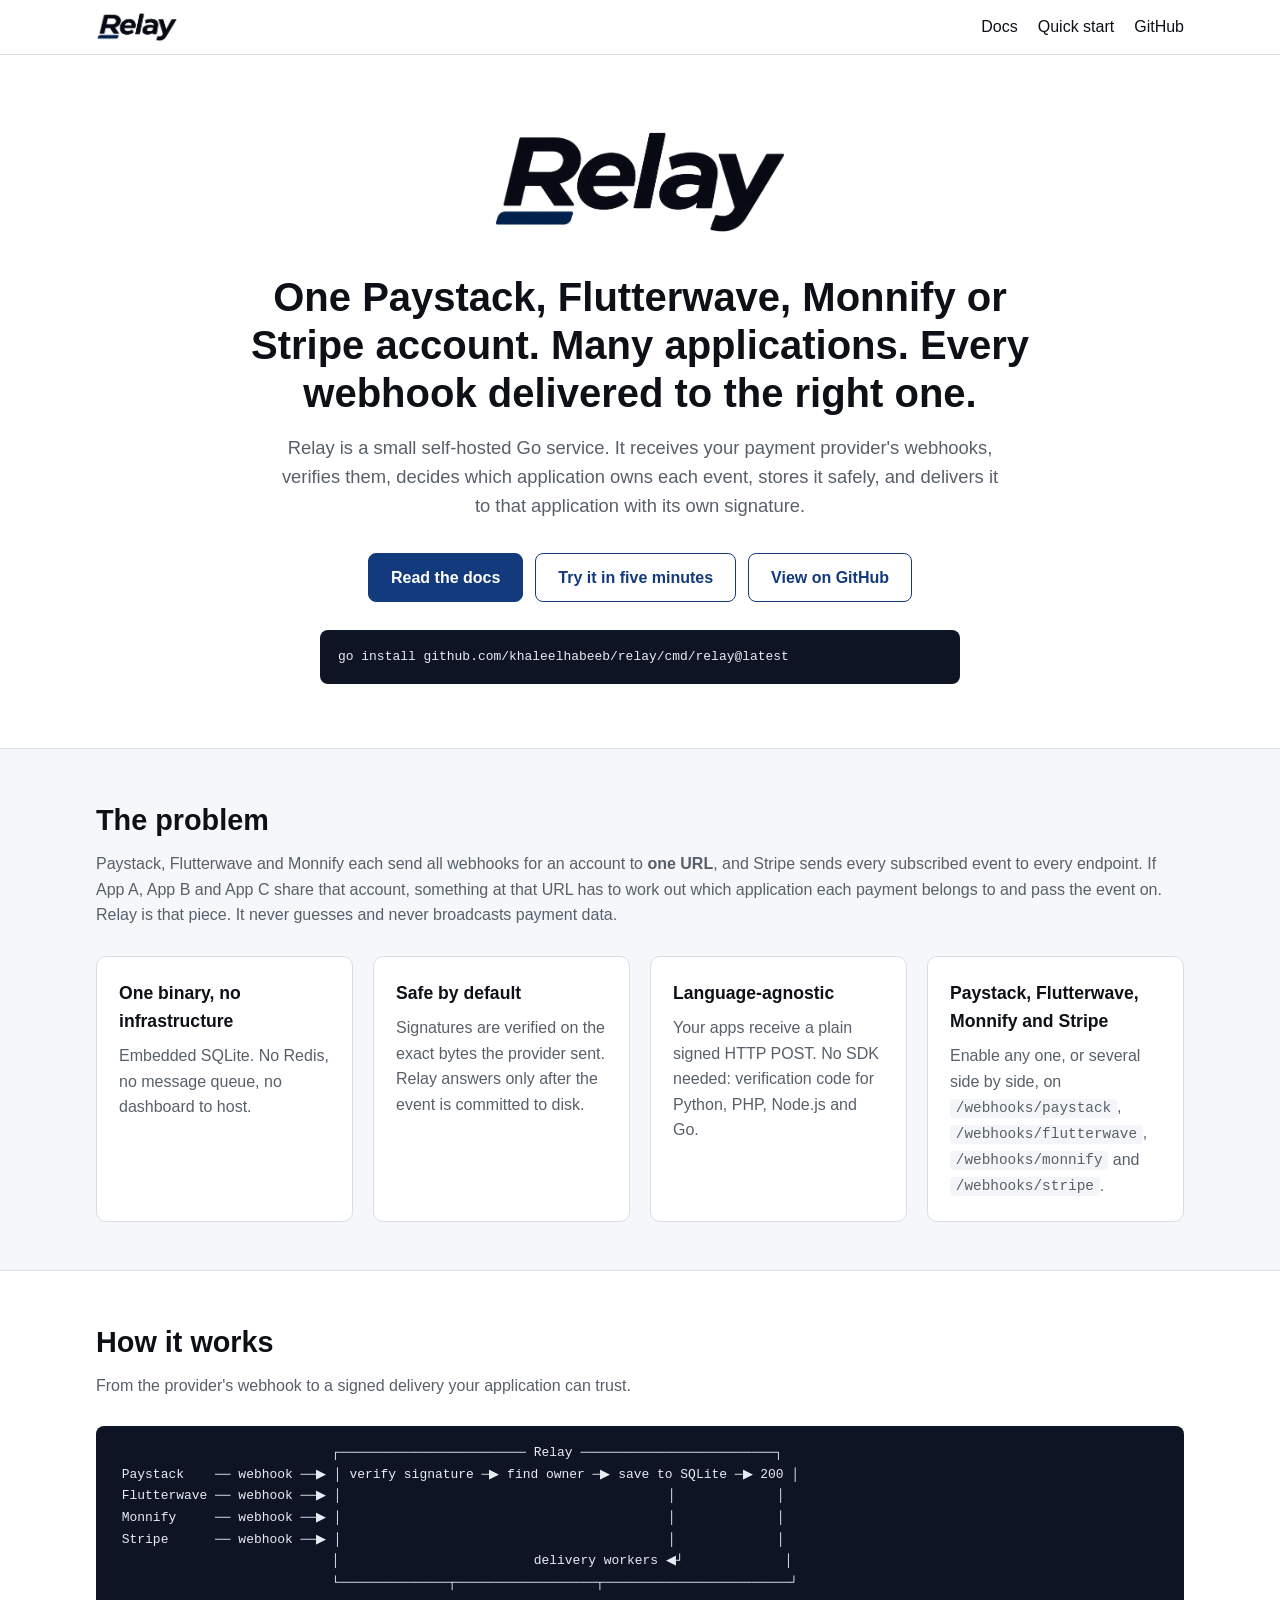
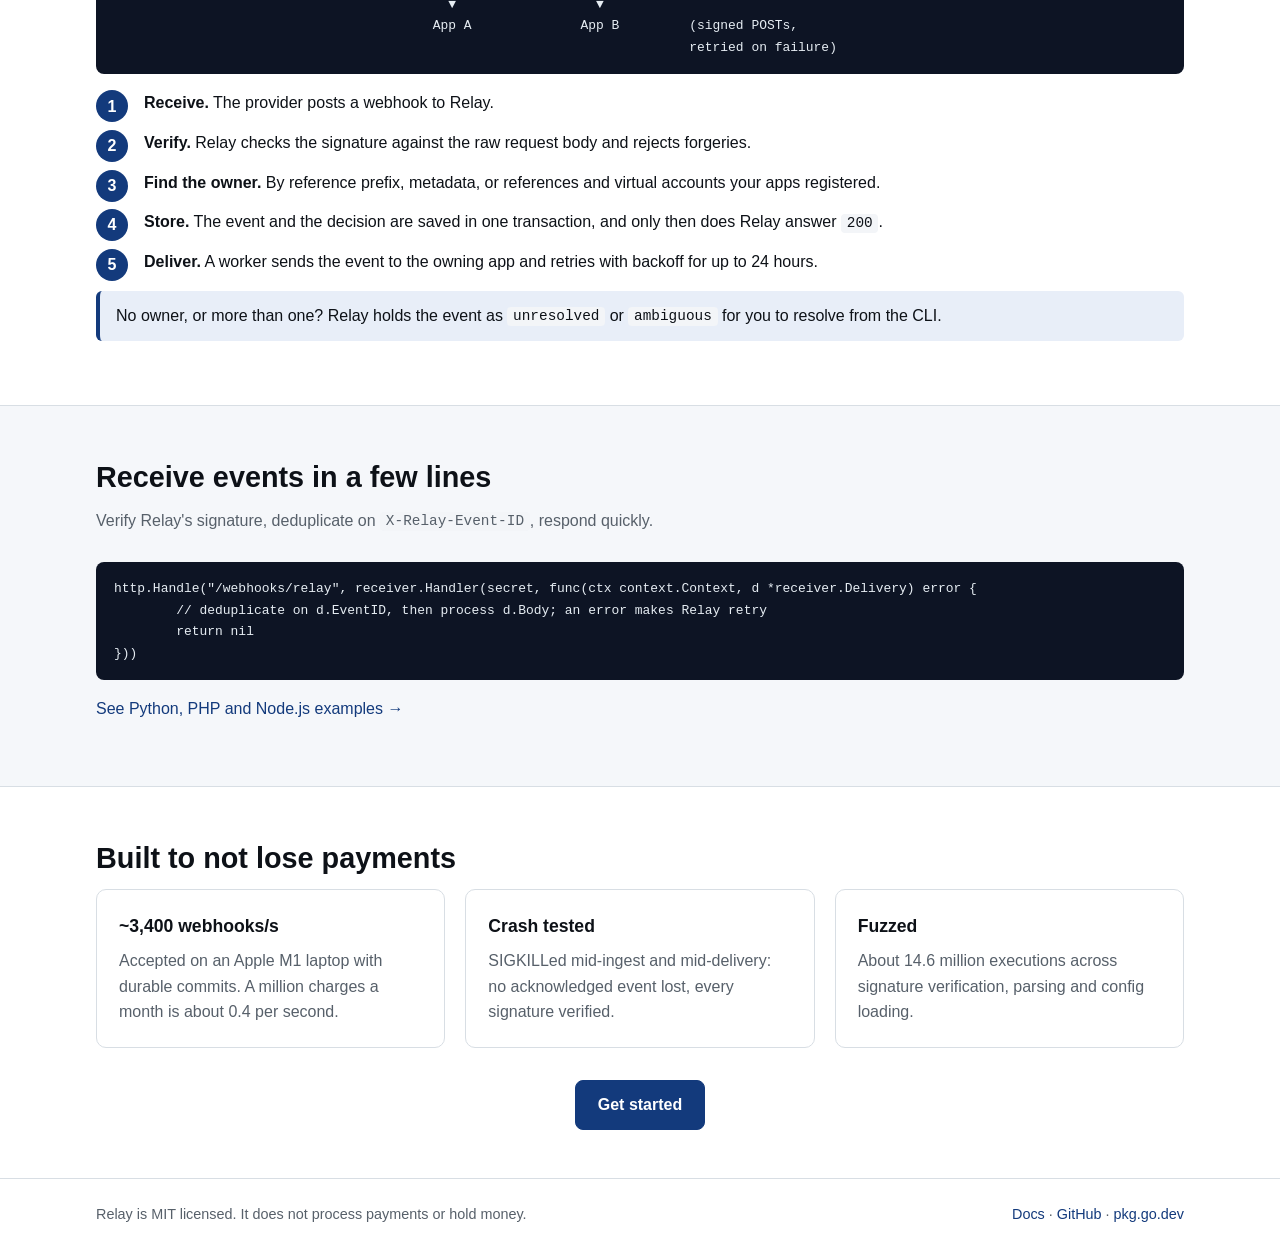
<file: docs/index.html>
<!doctype html>
<html lang="en">
<head>
  <meta charset="utf-8">
  <meta name="viewport" content="width=device-width, initial-scale=1">
  <title>Relay — route Paystack, Flutterwave, Monnify and Stripe webhooks to many apps</title>
  <meta name="description" content="Relay is a small self-hosted Go service that receives Paystack, Flutterwave, Monnify and Stripe webhooks, works out which application owns each event, and delivers it there with its own signature.">
  <meta property="og:title" content="Relay">
  <meta property="og:description" content="One Paystack, Flutterwave, Monnify or Stripe account. Many applications. Every webhook delivered to the right one.">
  <meta property="og:image" content="assets/social-preview.png">
  <link rel="icon" href="assets/relay-logo.png">
  <link rel="stylesheet" href="style.css">
</head>
<body>

<header class="site-header">
  <div class="inner">
    <a class="logo" href="index.html" aria-label="Relay home">
      <picture>
        <source media="(prefers-color-scheme: dark)" srcset="assets/relay-logo-dark.png">
        <img src="assets/relay-logo.png" alt="Relay">
      </picture>
    </a>
    <nav>
      <a href="docs.html">Docs</a>
      <a href="docs.html#try-it-in-five-minutes">Quick start</a>
      <a href="https://github.com/khaleelhabeeb/relay">GitHub</a>
    </nav>
  </div>
</header>

<main>
  <section class="hero">
    <picture>
      <source media="(prefers-color-scheme: dark)" srcset="assets/relay-logo-dark.png">
      <img class="hero-logo" src="assets/relay-logo.png" alt="Relay">
    </picture>
    <h1>One Paystack, Flutterwave, Monnify or Stripe account. Many applications. Every webhook delivered to the right one.</h1>
    <p>Relay is a small self-hosted Go service. It receives your payment provider's webhooks, verifies them,
      decides which application owns each event, stores it safely, and delivers it to that application with
      its own signature.</p>
    <div class="buttons">
      <a class="btn btn-primary" href="docs.html">Read the docs</a>
      <a class="btn btn-secondary" href="docs.html#try-it-in-five-minutes">Try it in five minutes</a>
      <a class="btn btn-secondary" href="https://github.com/khaleelhabeeb/relay">View on GitHub</a>
    </div>
    <div class="install-line">
      <pre><code>go install github.com/khaleelhabeeb/relay/cmd/relay@latest</code></pre>
    </div>
  </section>

  <section class="band">
    <div class="section">
      <h2>The problem</h2>
      <p class="lead">Paystack, Flutterwave and Monnify each send all webhooks for an account to <strong>one URL</strong>,
        and Stripe sends every subscribed event to every endpoint. If App A, App B and App C share that account, something at that URL has to work out which application
        each payment belongs to and pass the event on. Relay is that piece. It never guesses and never
        broadcasts payment data.</p>
      <div class="grid">
        <div class="card">
          <h3>One binary, no infrastructure</h3>
          <p>Embedded SQLite. No Redis, no message queue, no dashboard to host.</p>
        </div>
        <div class="card">
          <h3>Safe by default</h3>
          <p>Signatures are verified on the exact bytes the provider sent. Relay answers only after the event
            is committed to disk.</p>
        </div>
        <div class="card">
          <h3>Language-agnostic</h3>
          <p>Your apps receive a plain signed HTTP POST. No SDK needed: verification code for Python, PHP,
            Node.js and Go.</p>
        </div>
        <div class="card">
          <h3>Paystack, Flutterwave, Monnify and Stripe</h3>
          <p>Enable any one, or several side by side, on <code>/webhooks/paystack</code>,
            <code>/webhooks/flutterwave</code>, <code>/webhooks/monnify</code> and <code>/webhooks/stripe</code>.</p>
        </div>
      </div>
    </div>
  </section>

  <section class="section">
    <h2>How it works</h2>
    <p class="lead">From the provider's webhook to a signed delivery your application can trust.</p>
<pre><code>                            ┌──────────────────────── Relay ─────────────────────────┐
 Paystack    ── webhook ──▶ │ verify signature ─▶ find owner ─▶ save to SQLite ─▶ 200 │
 Flutterwave ── webhook ──▶ │                                          │             │
 Monnify     ── webhook ──▶ │                                          │             │
 Stripe      ── webhook ──▶ │                                          │             │
                            │                         delivery workers ◀┘             │
                            └──────────────┬──────────────────┬────────────────────────┘
                                           ▼                  ▼
                                         App A              App B         (signed POSTs,
                                                                          retried on failure)</code></pre>
    <ol class="steps">
      <li><strong>Receive.</strong> The provider posts a webhook to Relay.</li>
      <li><strong>Verify.</strong> Relay checks the signature against the raw request body and rejects forgeries.</li>
      <li><strong>Find the owner.</strong> By reference prefix, metadata, or references and virtual accounts your apps registered.</li>
      <li><strong>Store.</strong> The event and the decision are saved in one transaction, and only then does Relay answer <code>200</code>.</li>
      <li><strong>Deliver.</strong> A worker sends the event to the owning app and retries with backoff for up to 24 hours.</li>
    </ol>
    <div class="note">No owner, or more than one? Relay holds the event as <code>unresolved</code> or
      <code>ambiguous</code> for you to resolve from the CLI.</div>
  </section>

  <section class="band">
    <div class="section">
      <h2>Receive events in a few lines</h2>
      <p class="lead">Verify Relay's signature, deduplicate on <code>X-Relay-Event-ID</code>, respond quickly.</p>
<pre><code>http.Handle("/webhooks/relay", receiver.Handler(secret, func(ctx context.Context, d *receiver.Delivery) error {
	// deduplicate on d.EventID, then process d.Body; an error makes Relay retry
	return nil
}))</code></pre>
      <p><a href="docs.html#verifying-the-signature">See Python, PHP and Node.js examples →</a></p>
    </div>
  </section>

  <section class="section">
    <h2>Built to not lose payments</h2>
    <div class="grid">
      <div class="card">
        <h3>~3,400 webhooks/s</h3>
        <p>Accepted on an Apple M1 laptop with durable commits. A million charges a month is about 0.4 per second.</p>
      </div>
      <div class="card">
        <h3>Crash tested</h3>
        <p>SIGKILLed mid-ingest and mid-delivery: no acknowledged event lost, every signature verified.</p>
      </div>
      <div class="card">
        <h3>Fuzzed</h3>
        <p>About 14.6 million executions across signature verification, parsing and config loading.</p>
      </div>
    </div>
    <div class="buttons">
      <a class="btn btn-primary" href="docs.html">Get started</a>
    </div>
  </section>
</main>

<footer>
  <div class="inner">
    <span>Relay is MIT licensed. It does not process payments or hold money.</span>
    <span><a href="docs.html">Docs</a> · <a href="https://github.com/khaleelhabeeb/relay">GitHub</a> · <a href="https://pkg.go.dev/github.com/khaleelhabeeb/relay">pkg.go.dev</a></span>
  </div>
</footer>

</body>
</html>
</file>
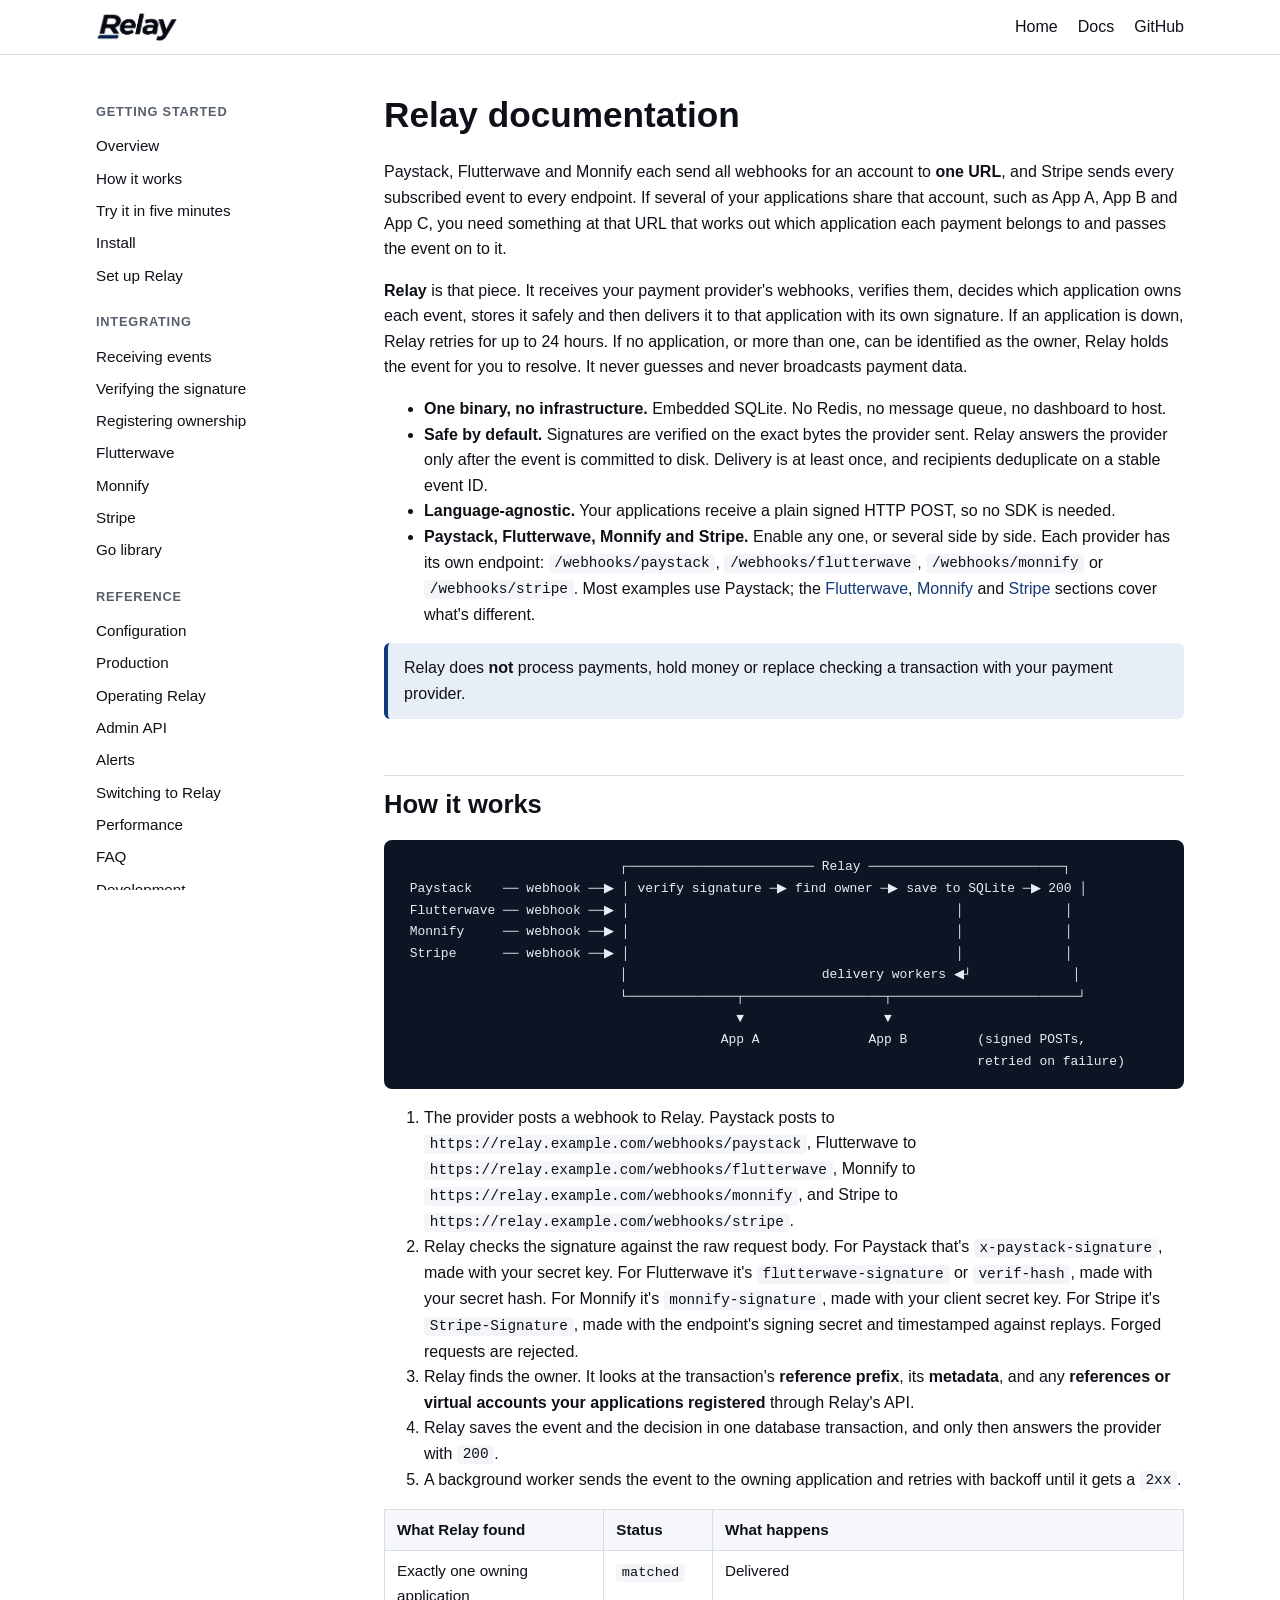
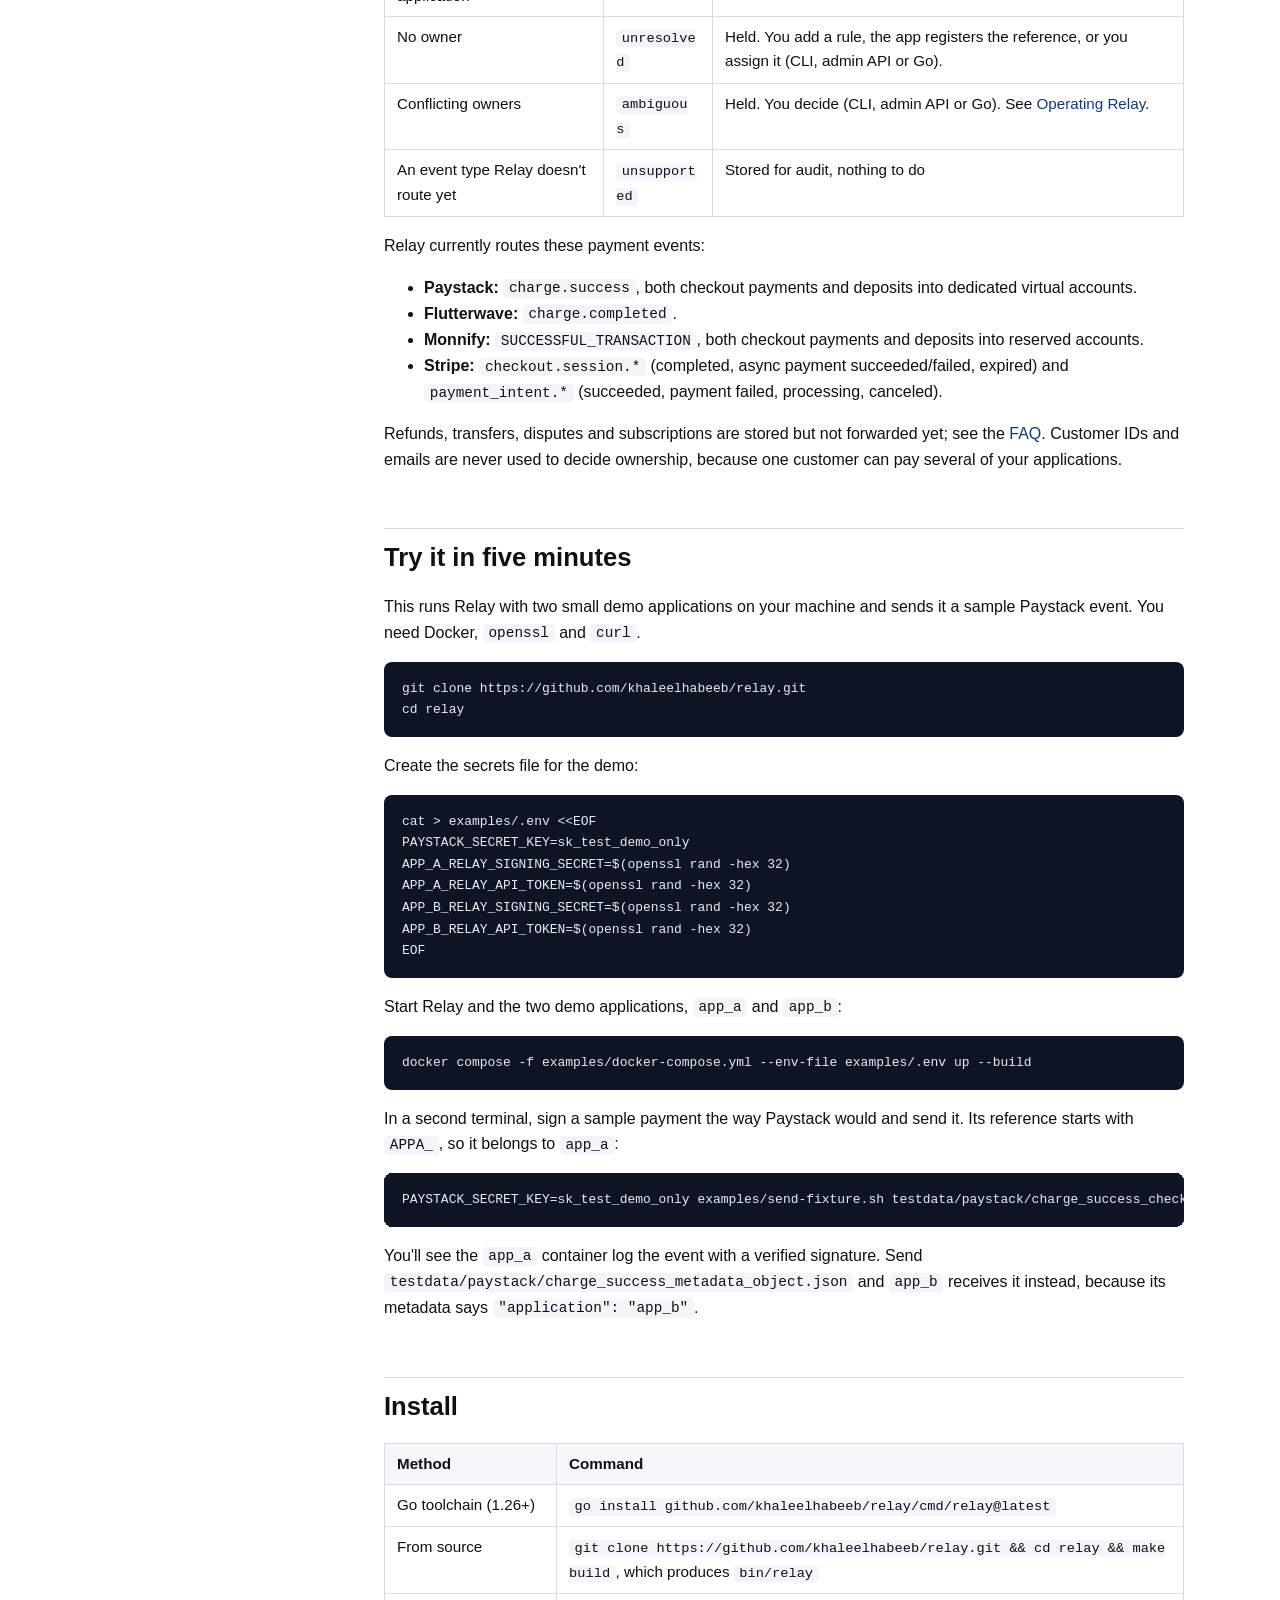
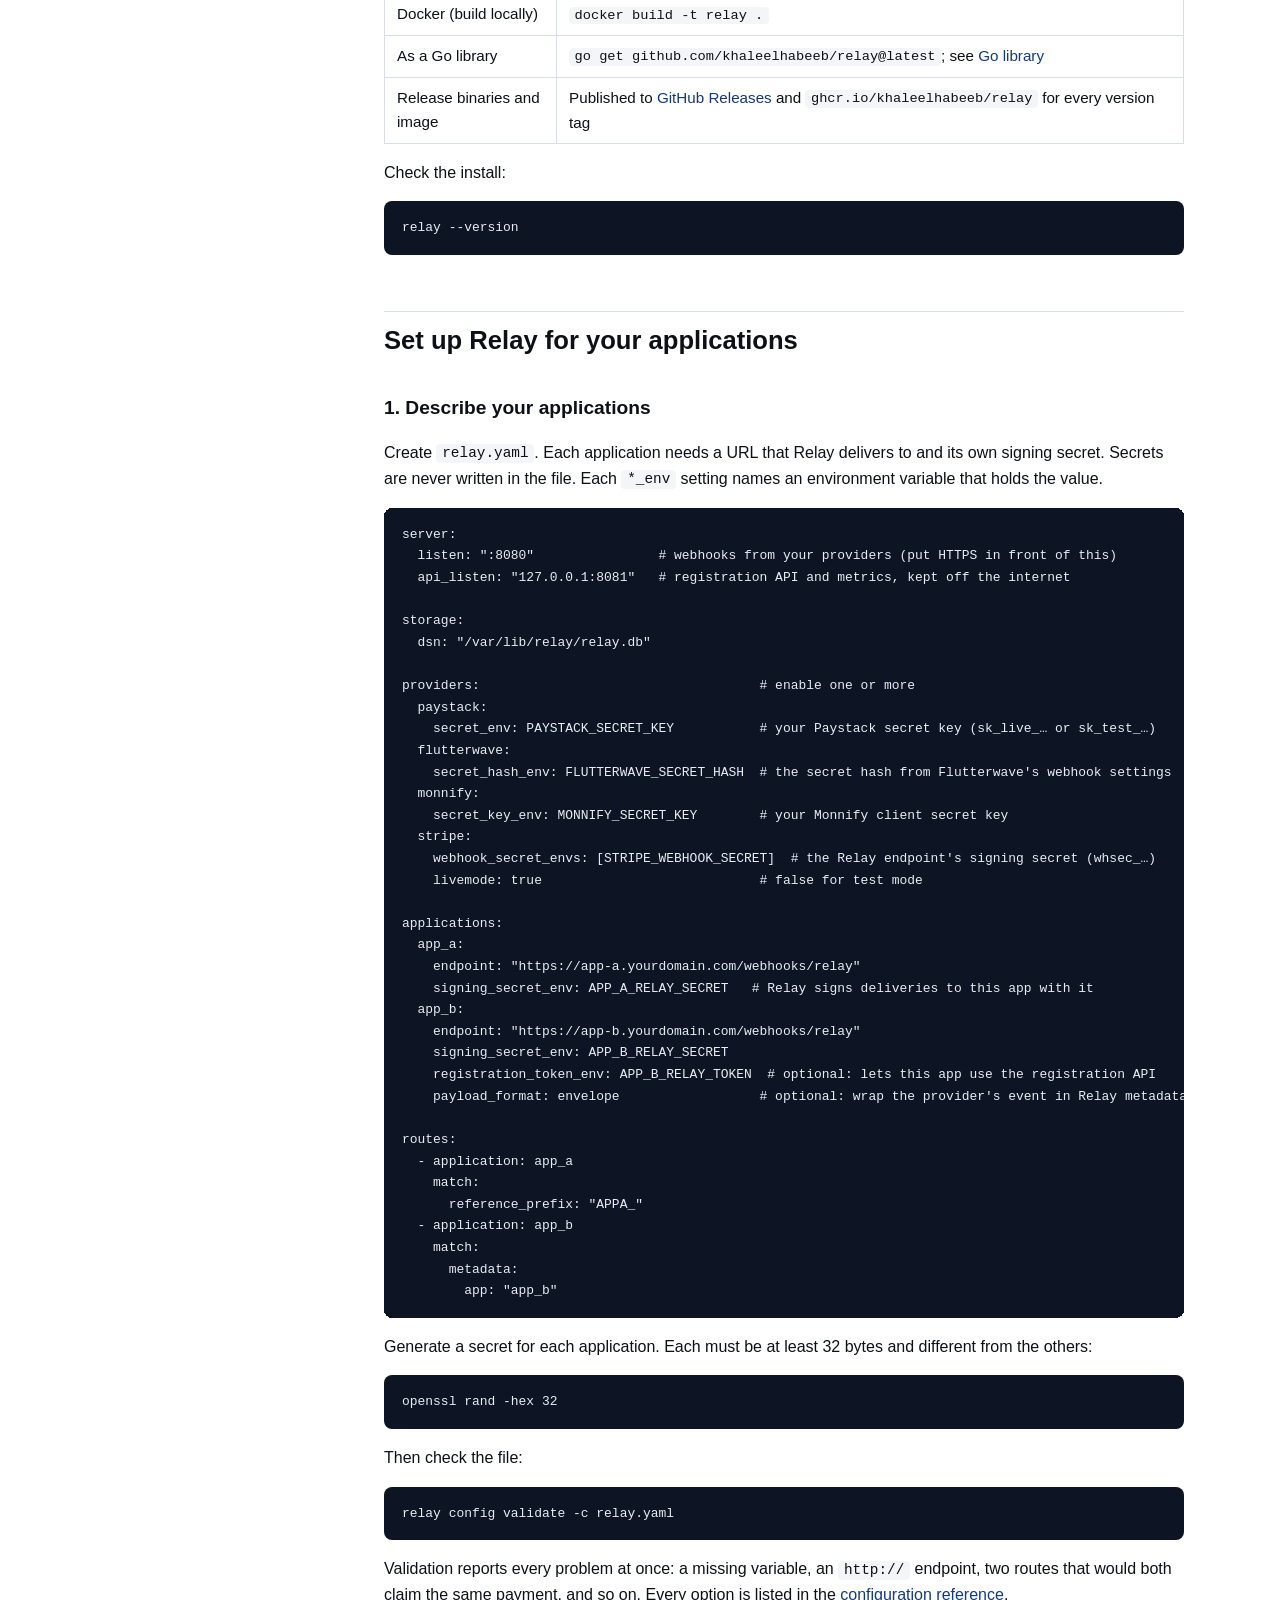
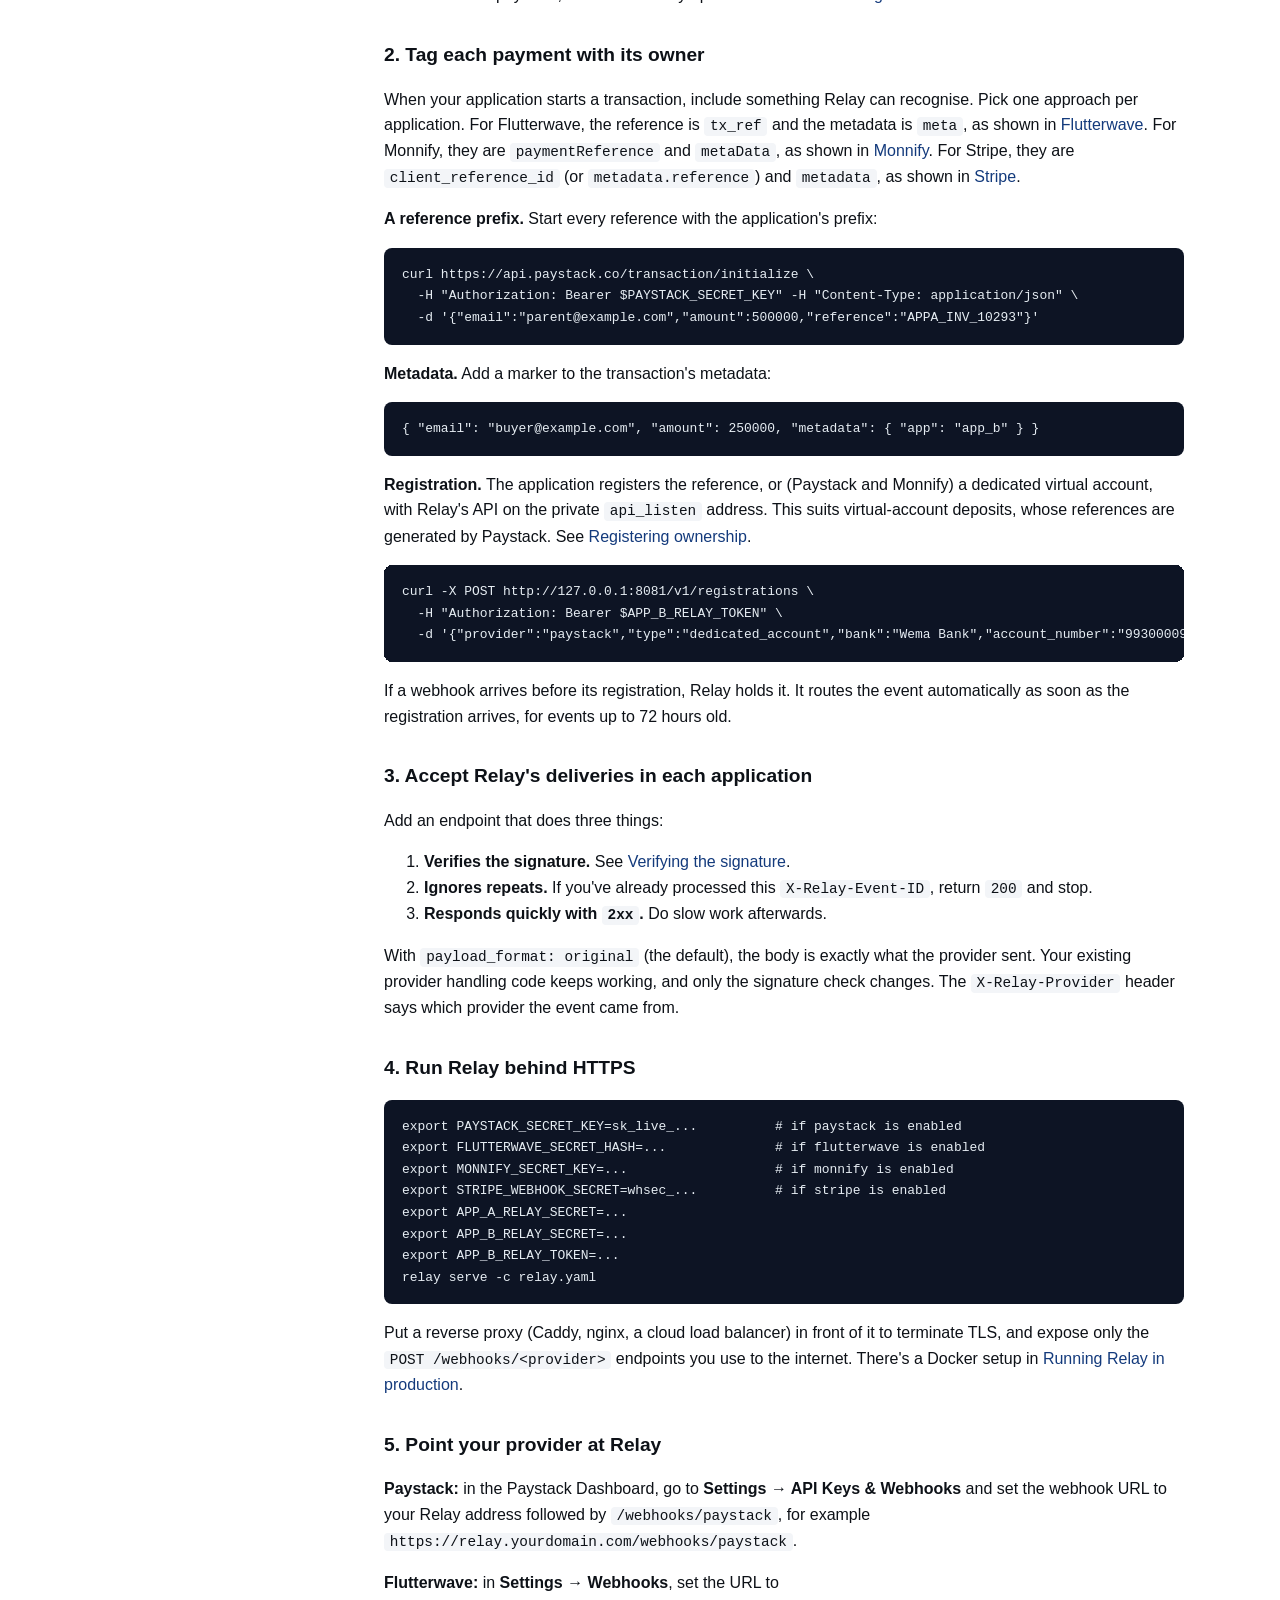
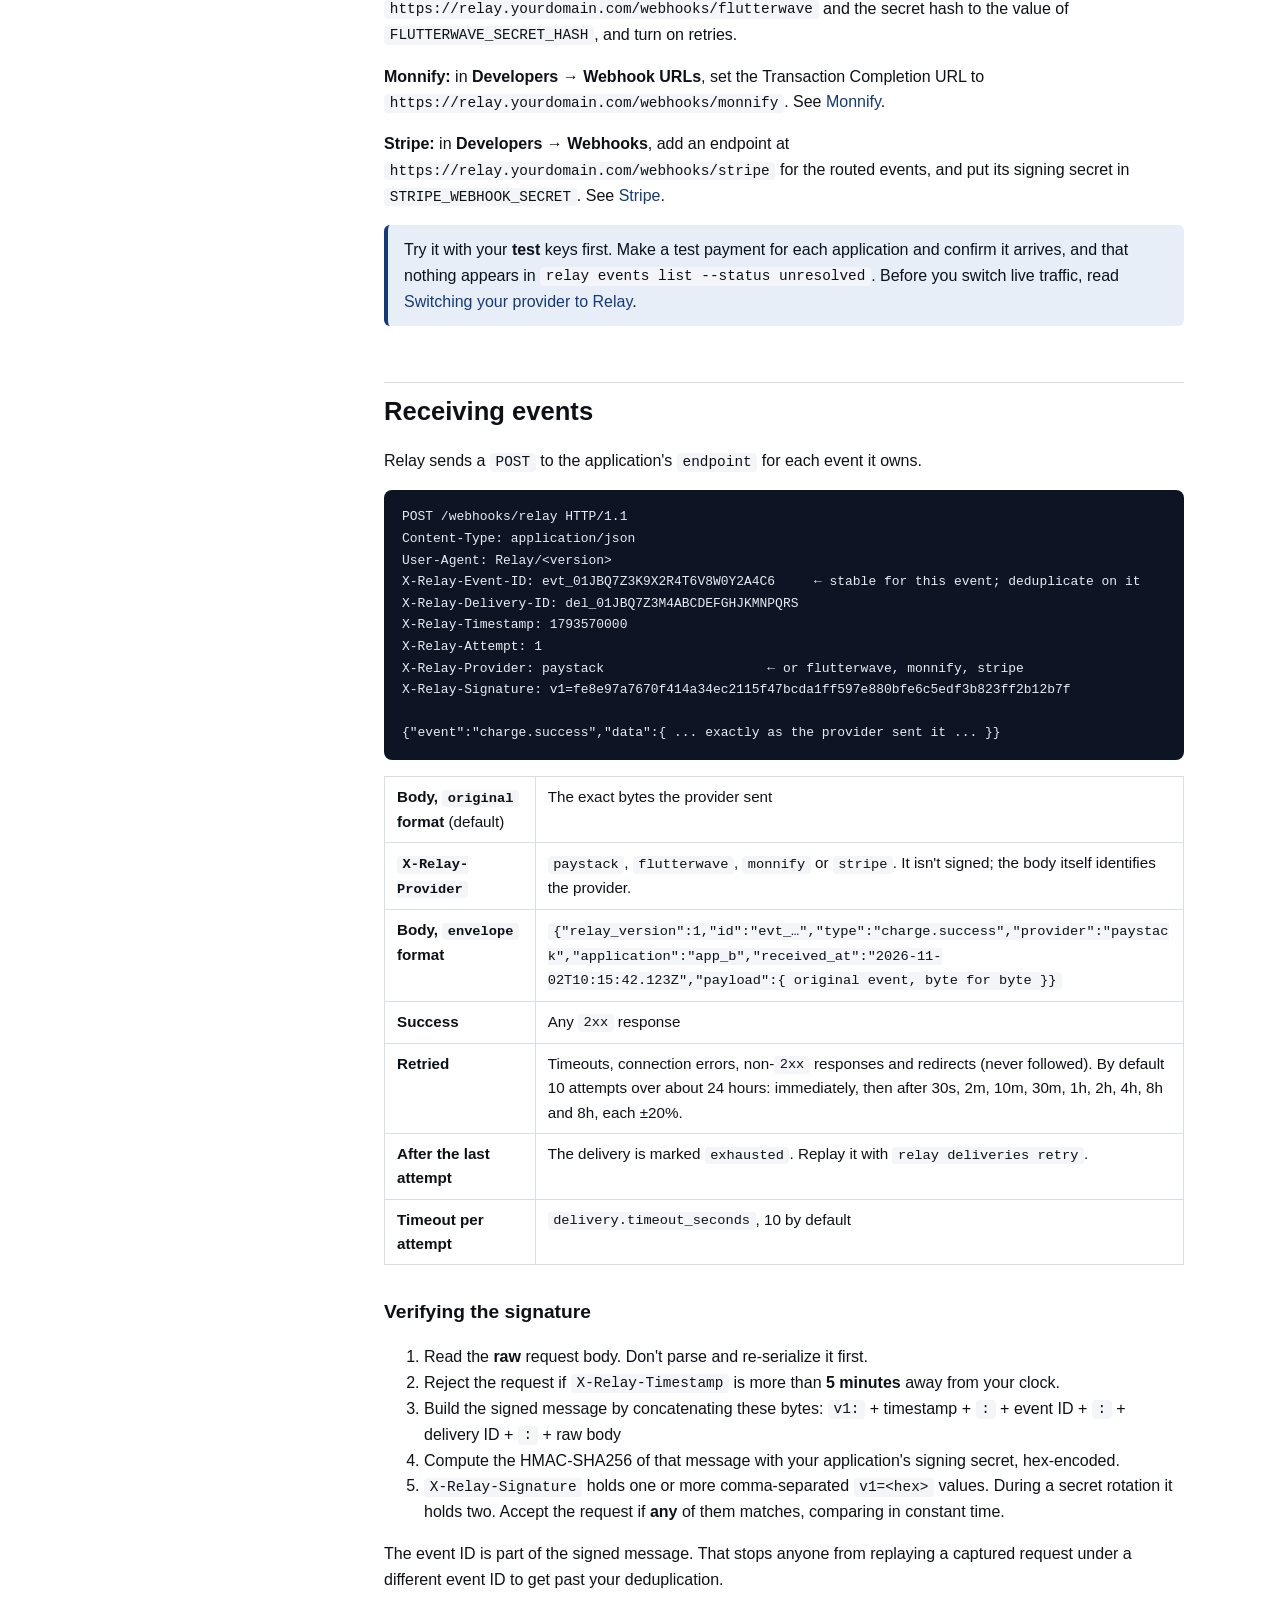
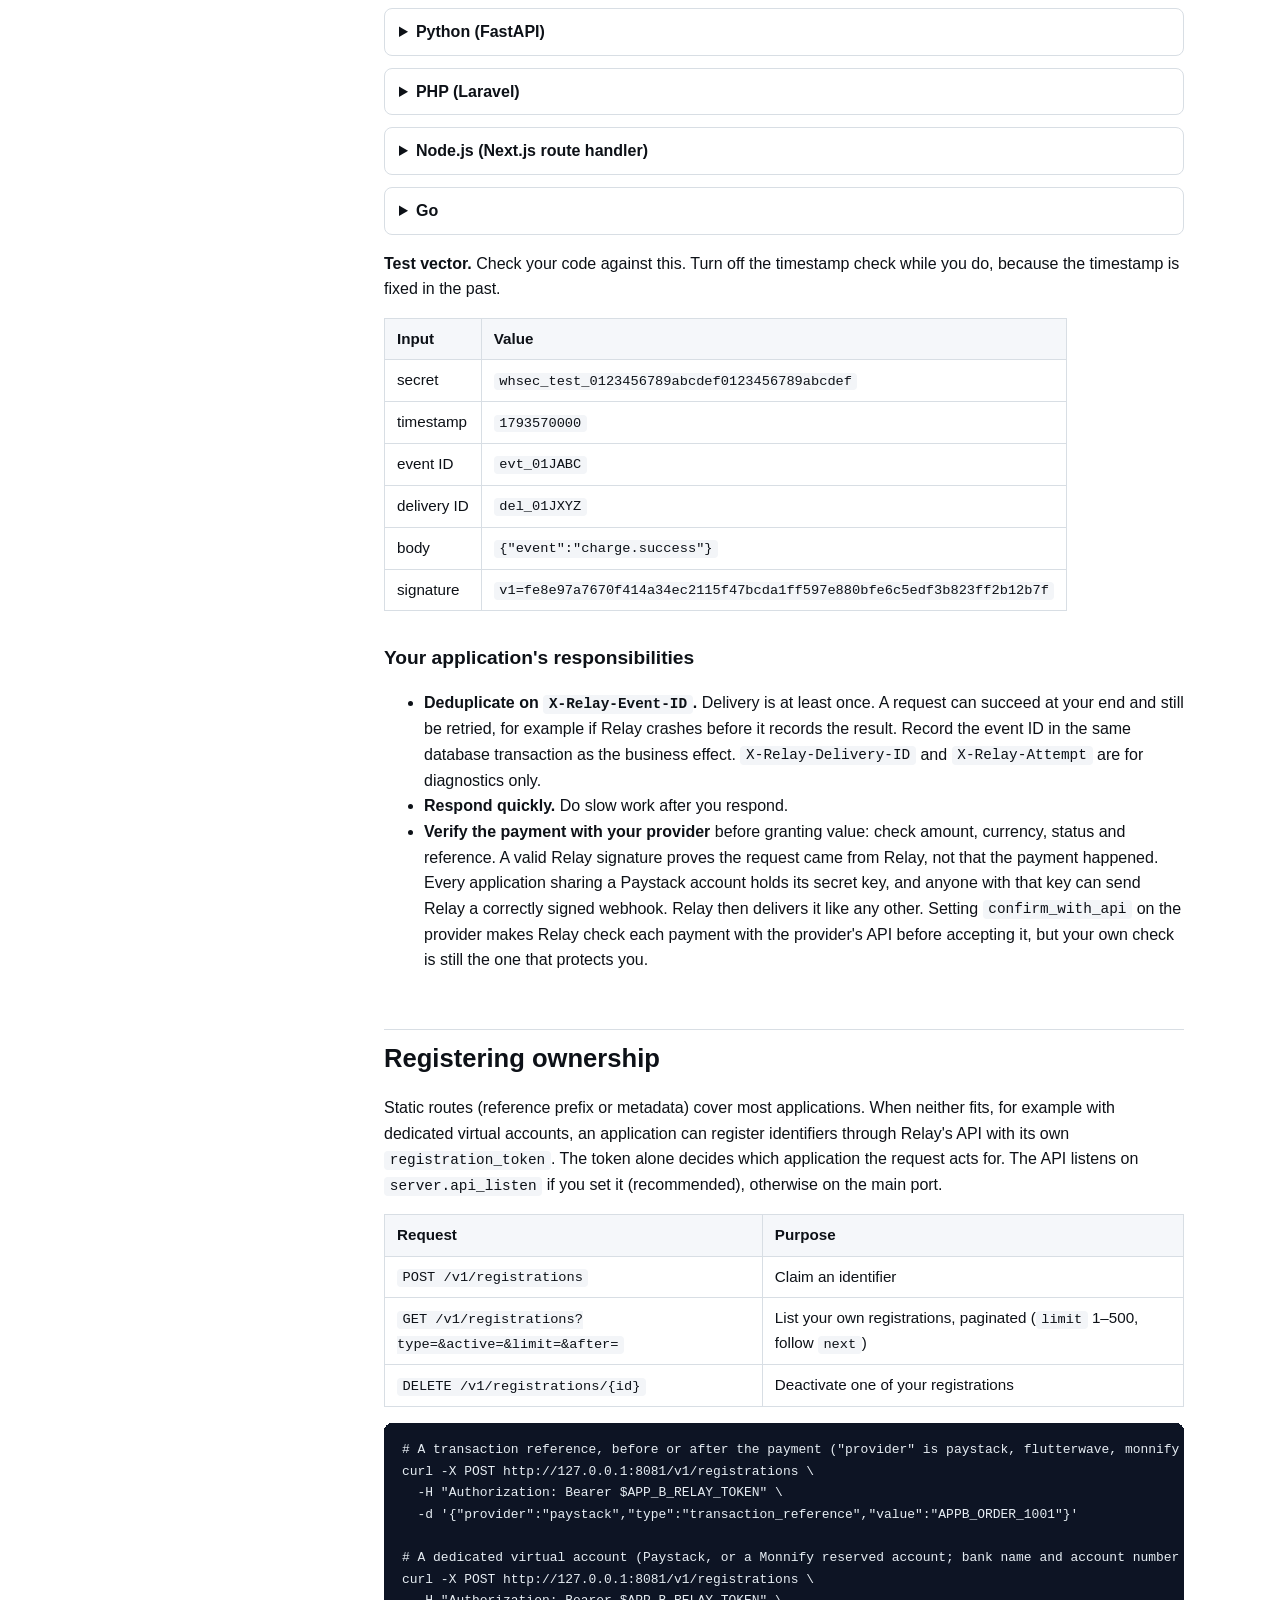
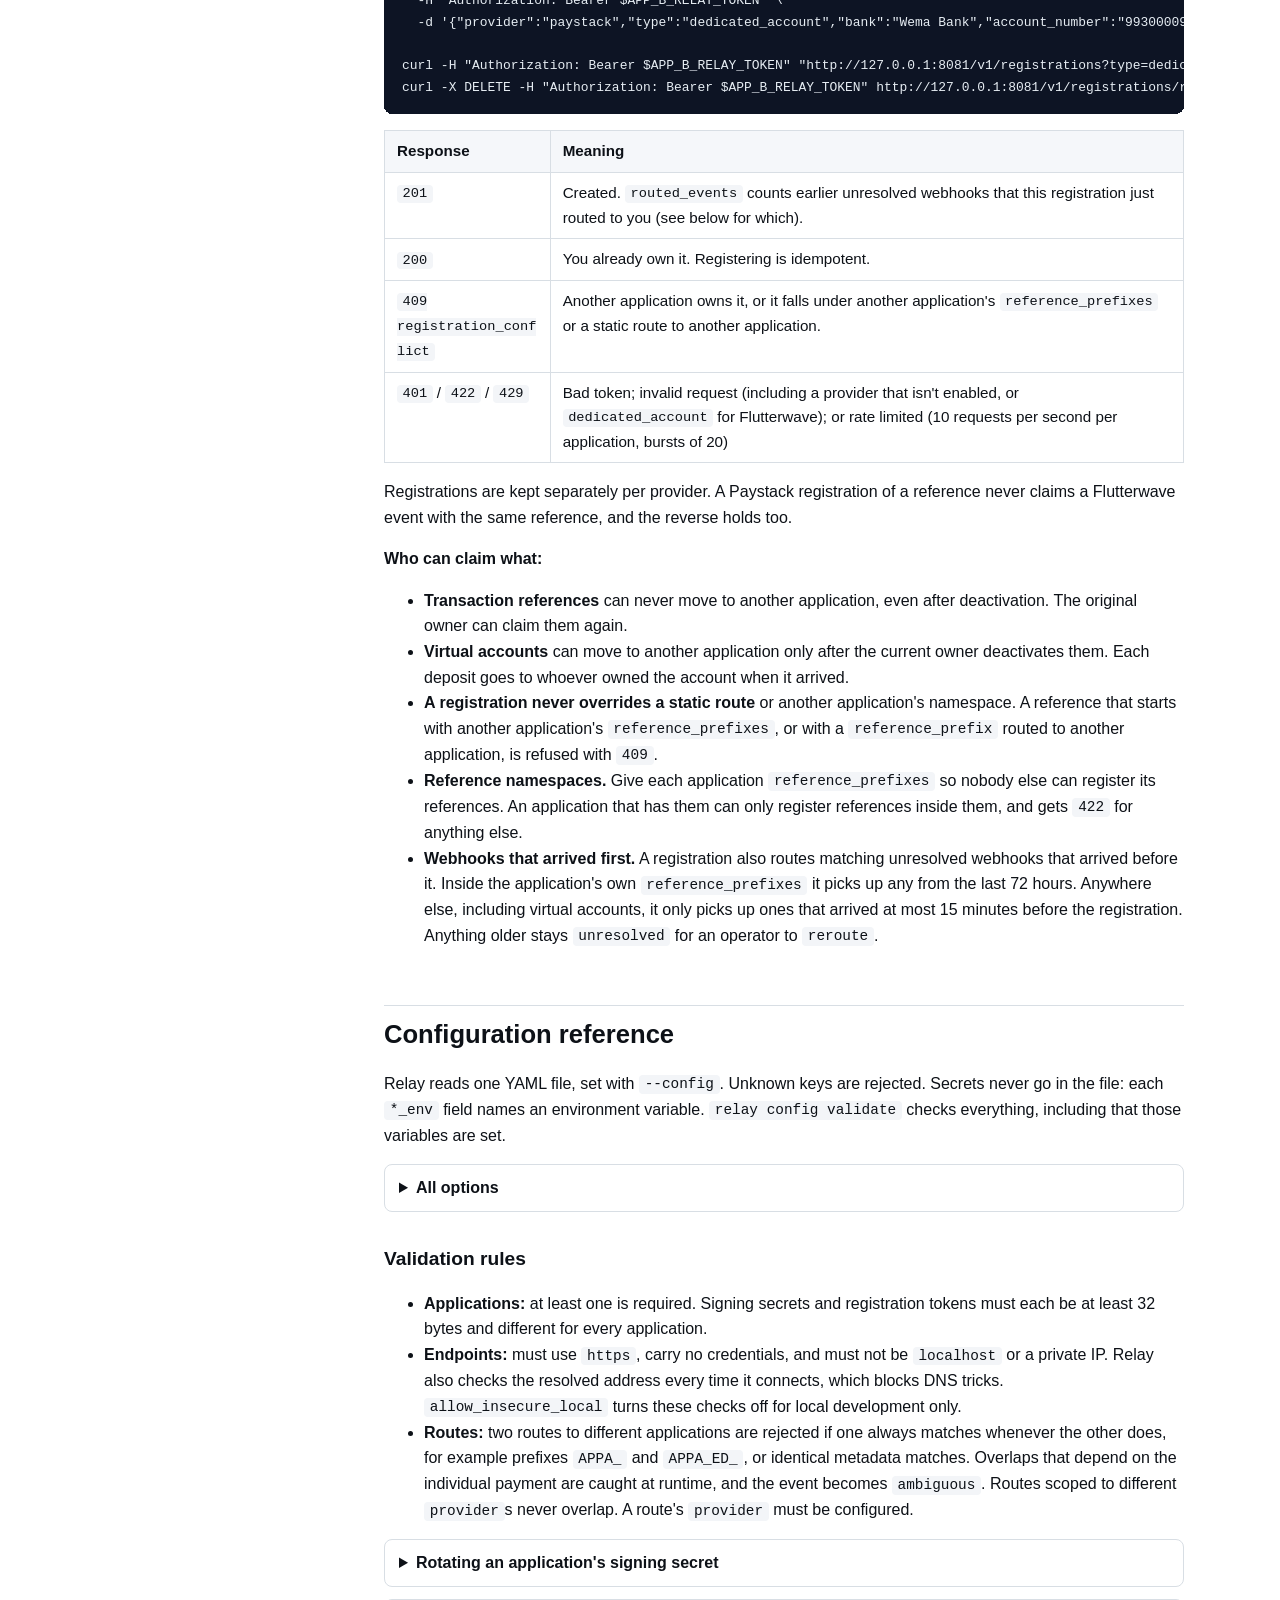
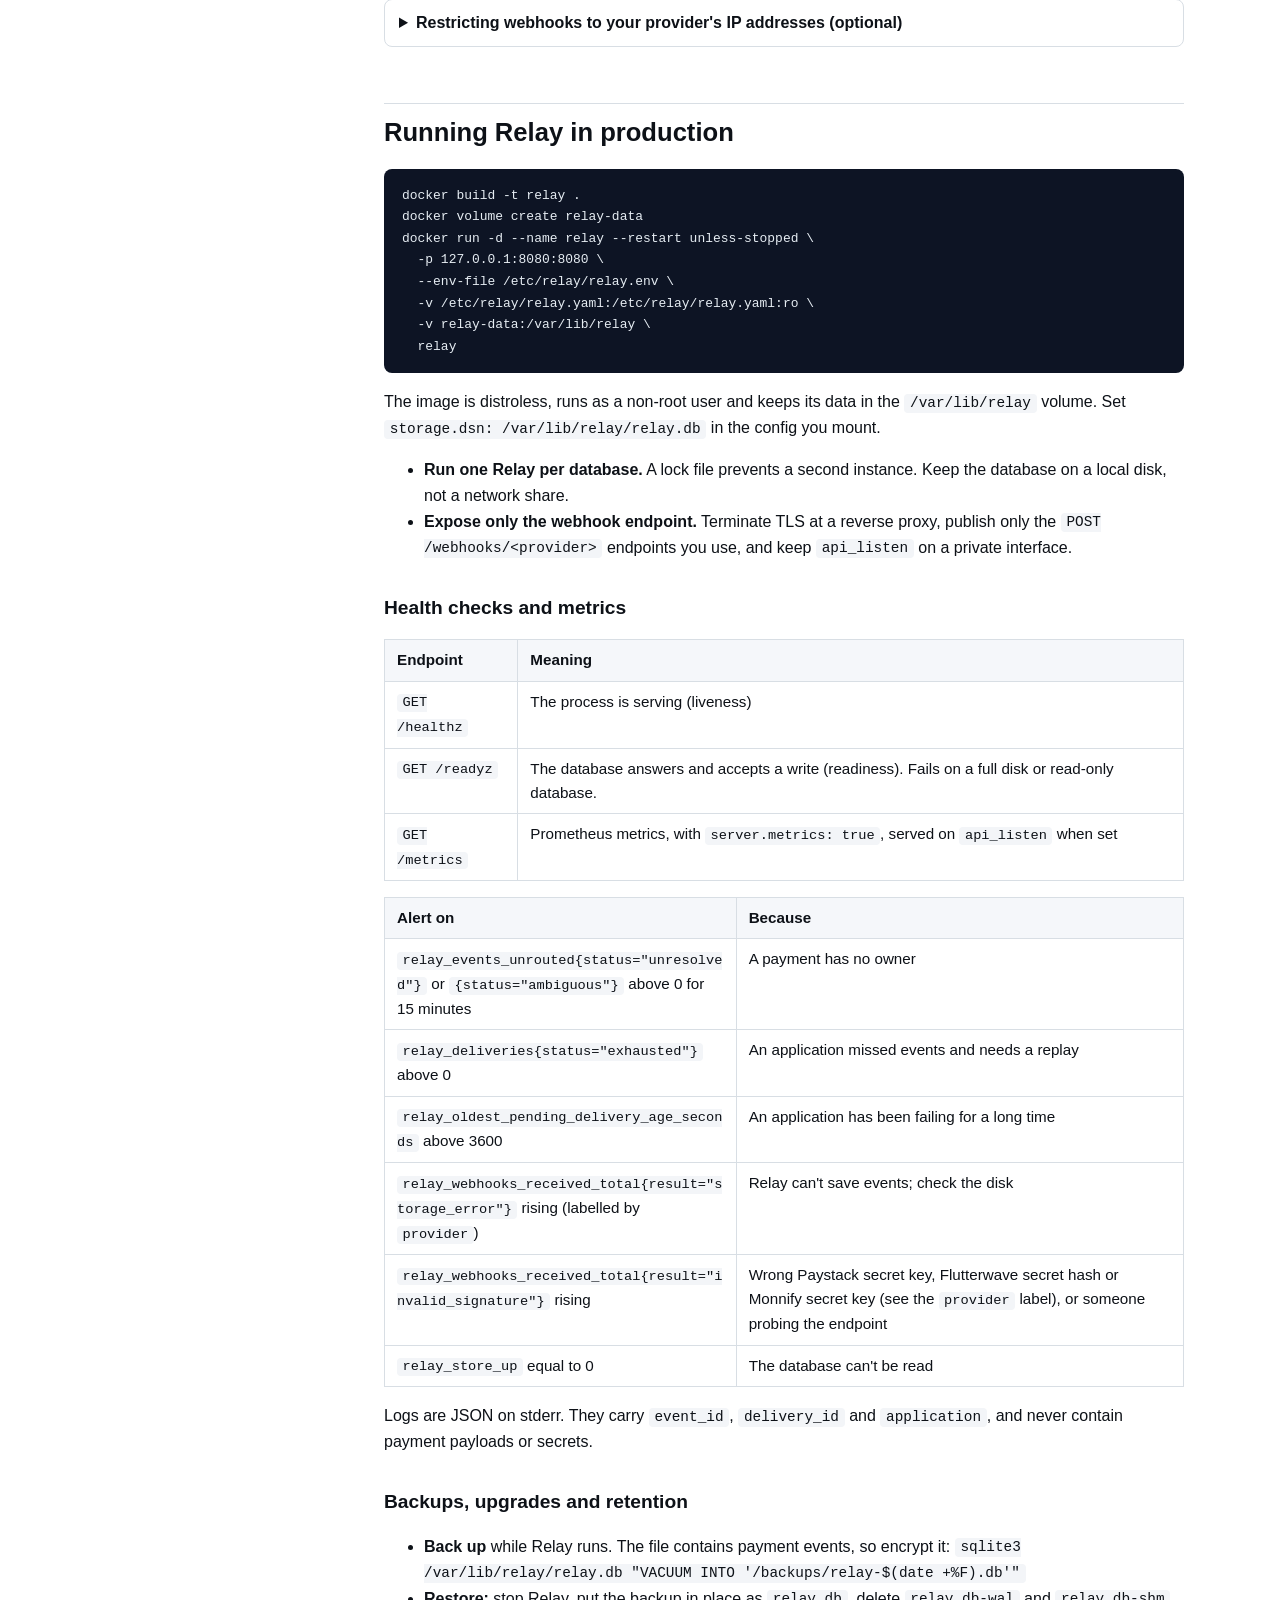
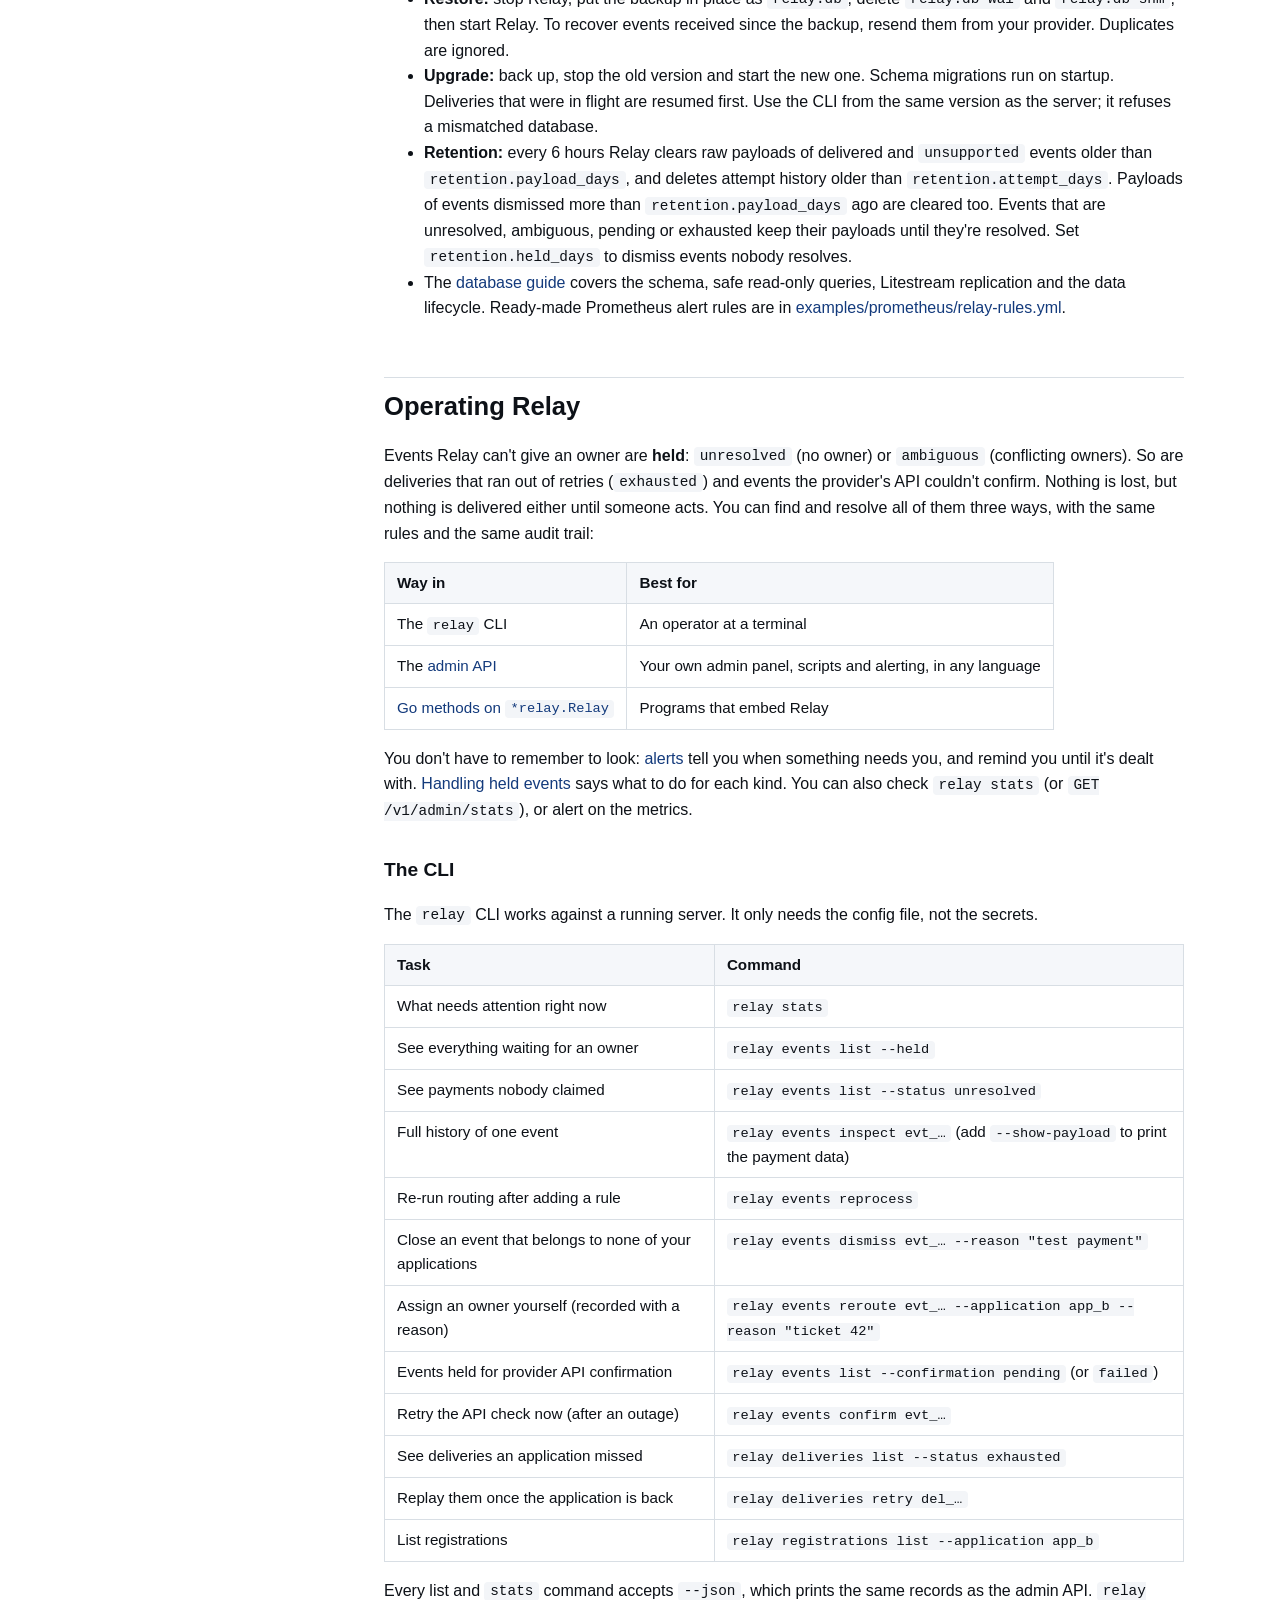
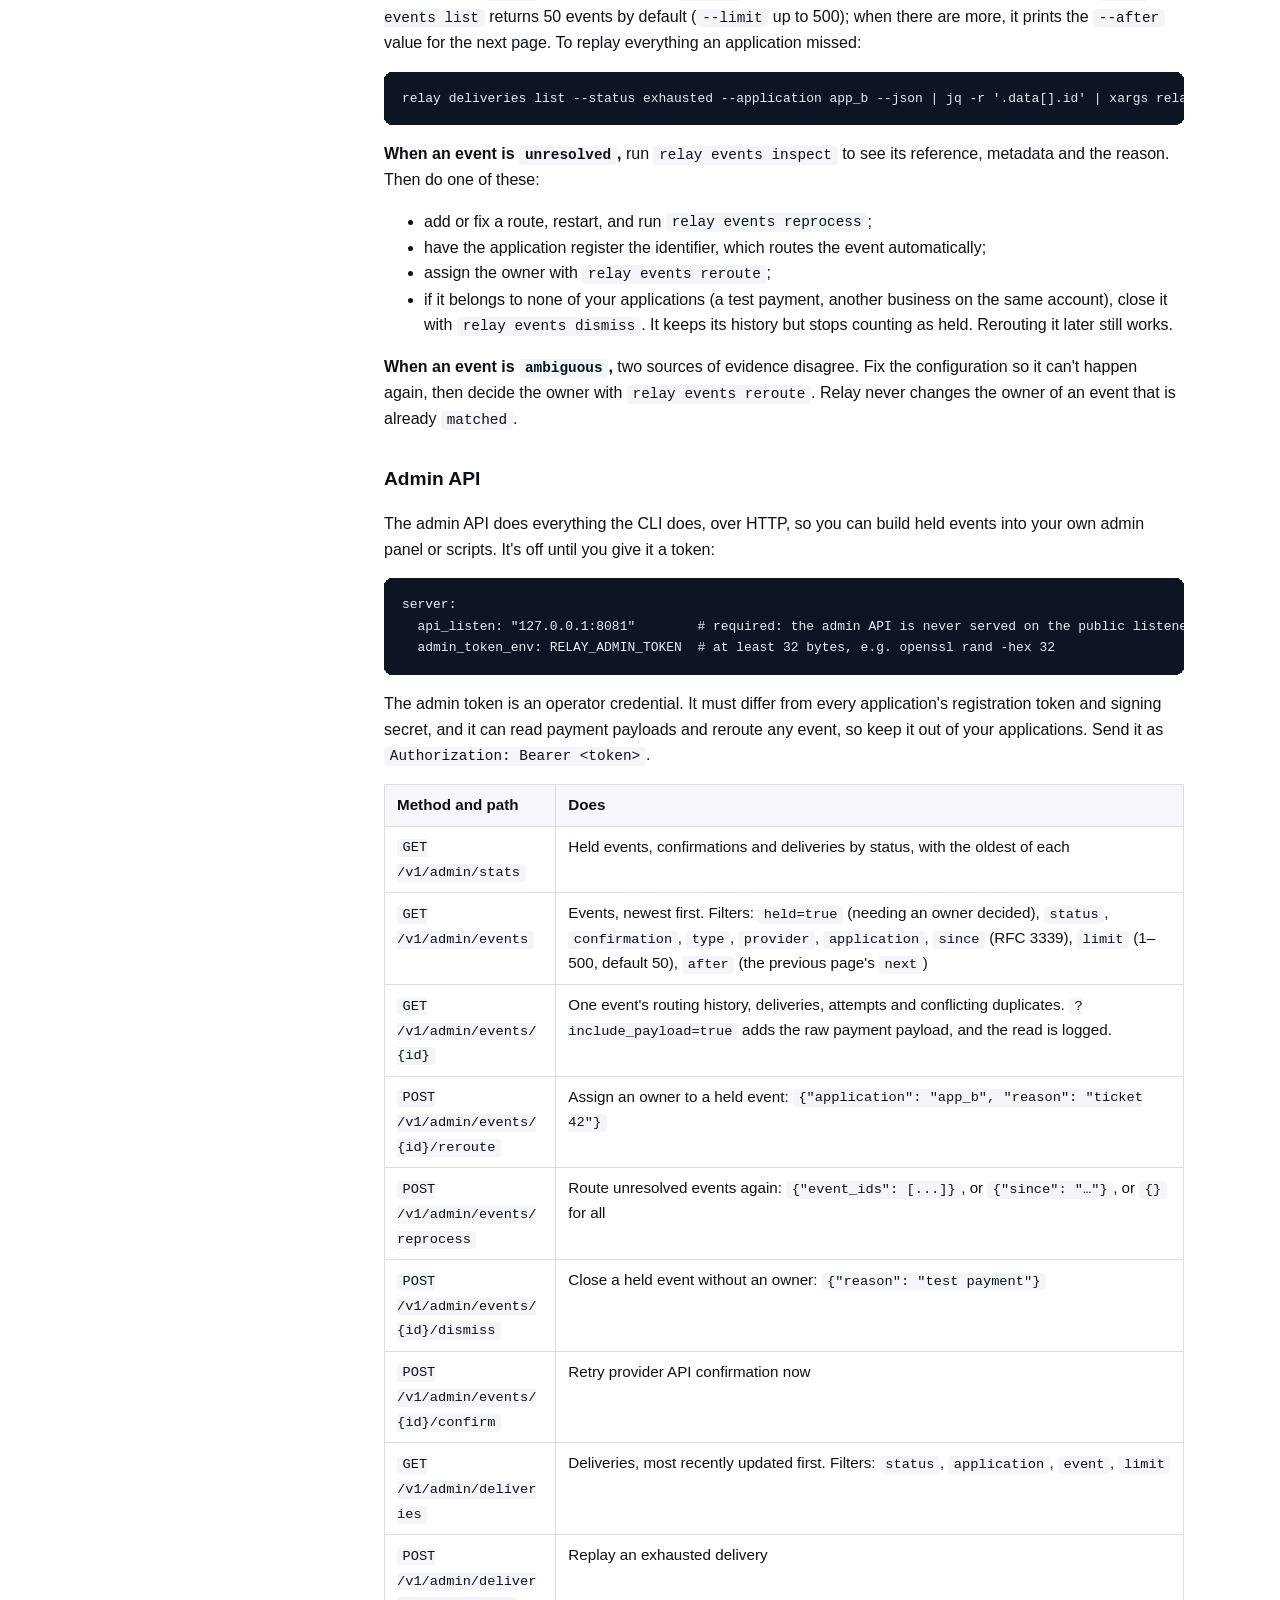
<file: docs/docs.html>
<!doctype html>
<html lang="en">
<head>
  <meta charset="utf-8">
  <meta name="viewport" content="width=device-width, initial-scale=1">
  <title>Relay documentation</title>
  <meta name="description" content="Install, configure and operate Relay, the self-hosted webhook router for Paystack, Flutterwave, Monnify and Stripe.">
  <link rel="icon" href="assets/relay-logo.png">
  <link rel="stylesheet" href="style.css">
</head>
<body>

<header class="site-header">
  <div class="inner">
    <a class="logo" href="index.html" aria-label="Relay home">
      <picture>
        <source media="(prefers-color-scheme: dark)" srcset="assets/relay-logo-dark.png">
        <img src="assets/relay-logo.png" alt="Relay">
      </picture>
    </a>
    <nav>
      <a href="index.html">Home</a>
      <a href="docs.html">Docs</a>
      <a href="https://github.com/khaleelhabeeb/relay">GitHub</a>
    </nav>
  </div>
</header>

<div class="docs">
  <aside class="sidebar">
    <h4>Getting started</h4>
    <ul>
      <li><a href="#overview">Overview</a></li>
      <li><a href="#how-it-works">How it works</a></li>
      <li><a href="#try-it-in-five-minutes">Try it in five minutes</a></li>
      <li><a href="#install">Install</a></li>
      <li><a href="#set-up">Set up Relay</a></li>
    </ul>
    <h4>Integrating</h4>
    <ul>
      <li><a href="#receiving-events">Receiving events</a></li>
      <li><a href="#verifying-the-signature">Verifying the signature</a></li>
      <li><a href="#registering-ownership">Registering ownership</a></li>
      <li><a href="#flutterwave">Flutterwave</a></li>
      <li><a href="#monnify">Monnify</a></li>
      <li><a href="#stripe">Stripe</a></li>
      <li><a href="#go-library">Go library</a></li>
    </ul>
    <h4>Reference</h4>
    <ul>
      <li><a href="#configuration-reference">Configuration</a></li>
      <li><a href="#production">Production</a></li>
      <li><a href="#operating-relay">Operating Relay</a></li>
      <li><a href="#admin-api">Admin API</a></li>
      <li><a href="#alerts">Alerts</a></li>
      <li><a href="#switching">Switching to Relay</a></li>
      <li><a href="#performance">Performance</a></li>
      <li><a href="#faq">FAQ</a></li>
      <li><a href="#development">Development</a></li>
    </ul>
  </aside>

  <main class="content">
    <h1 id="overview">Relay documentation</h1>
    <p>Paystack, Flutterwave and Monnify each send all webhooks for an account to <strong>one URL</strong>, and
      Stripe sends every subscribed event to every endpoint. If several of
      your applications share that account, such as App A, App B and App C, you need something at that URL that
      works out which application each payment belongs to and passes the event on to it.</p>
    <p><strong>Relay</strong> is that piece. It receives your payment provider's webhooks, verifies them, decides
      which application owns each event, stores it safely and then delivers it to that application with its own
      signature. If an application is down, Relay retries for up to 24 hours. If no application, or more than one,
      can be identified as the owner, Relay holds the event for you to resolve. It never guesses and never
      broadcasts payment data.</p>
    <ul>
      <li><strong>One binary, no infrastructure.</strong> Embedded SQLite. No Redis, no message queue, no dashboard to host.</li>
      <li><strong>Safe by default.</strong> Signatures are verified on the exact bytes the provider sent. Relay answers
        the provider only after the event is committed to disk. Delivery is at least once, and recipients deduplicate
        on a stable event ID.</li>
      <li><strong>Language-agnostic.</strong> Your applications receive a plain signed HTTP POST, so no SDK is needed.</li>
      <li><strong>Paystack, Flutterwave, Monnify and Stripe.</strong> Enable any one, or several side by side. Each
        provider has its own endpoint: <code>/webhooks/paystack</code>, <code>/webhooks/flutterwave</code>,
        <code>/webhooks/monnify</code> or <code>/webhooks/stripe</code>. Most examples use Paystack; the
        <a href="#flutterwave">Flutterwave</a>, <a href="#monnify">Monnify</a> and <a href="#stripe">Stripe</a>
        sections cover what's different.</li>
    </ul>
    <div class="note">Relay does <strong>not</strong> process payments, hold money or replace checking a transaction
      with your payment provider.</div>

    <!-- ───────────────────────────── How it works -->
    <h2 id="how-it-works">How it works</h2>
<pre><code>                            ┌──────────────────────── Relay ─────────────────────────┐
 Paystack    ── webhook ──▶ │ verify signature ─▶ find owner ─▶ save to SQLite ─▶ 200 │
 Flutterwave ── webhook ──▶ │                                          │             │
 Monnify     ── webhook ──▶ │                                          │             │
 Stripe      ── webhook ──▶ │                                          │             │
                            │                         delivery workers ◀┘             │
                            └──────────────┬──────────────────┬────────────────────────┘
                                           ▼                  ▼
                                         App A              App B         (signed POSTs,
                                                                          retried on failure)</code></pre>
    <ol>
      <li>The provider posts a webhook to Relay. Paystack posts to
        <code>https://relay.example.com/webhooks/paystack</code>, Flutterwave to
        <code>https://relay.example.com/webhooks/flutterwave</code>, Monnify to
        <code>https://relay.example.com/webhooks/monnify</code>, and Stripe to
        <code>https://relay.example.com/webhooks/stripe</code>.</li>
      <li>Relay checks the signature against the raw request body. For Paystack that's
        <code>x-paystack-signature</code>, made with your secret key. For Flutterwave it's
        <code>flutterwave-signature</code> or <code>verif-hash</code>, made with your secret hash. For Monnify it's
        <code>monnify-signature</code>, made with your client secret key. For Stripe it's
        <code>Stripe-Signature</code>, made with the endpoint's signing secret and timestamped against replays.
        Forged requests are rejected.</li>
      <li>Relay finds the owner. It looks at the transaction's <strong>reference prefix</strong>, its
        <strong>metadata</strong>, and any <strong>references or virtual accounts your applications registered</strong>
        through Relay's API.</li>
      <li>Relay saves the event and the decision in one database transaction, and only then answers the provider
        with <code>200</code>.</li>
      <li>A background worker sends the event to the owning application and retries with backoff until it gets a
        <code>2xx</code>.</li>
    </ol>
    <table>
      <tr><th>What Relay found</th><th>Status</th><th>What happens</th></tr>
      <tr><td>Exactly one owning application</td><td><code>matched</code></td><td>Delivered</td></tr>
      <tr><td>No owner</td><td><code>unresolved</code></td><td>Held. You add a rule, the app registers the reference, or you assign it (CLI, admin API or Go).</td></tr>
      <tr><td>Conflicting owners</td><td><code>ambiguous</code></td><td>Held. You decide (CLI, admin API or Go). See <a href="#operating-relay">Operating Relay</a>.</td></tr>
      <tr><td>An event type Relay doesn't route yet</td><td><code>unsupported</code></td><td>Stored for audit, nothing to do</td></tr>
    </table>
    <p>Relay currently routes these payment events:</p>
    <ul>
      <li><strong>Paystack:</strong> <code>charge.success</code>, both checkout payments and deposits into dedicated virtual accounts.</li>
      <li><strong>Flutterwave:</strong> <code>charge.completed</code>.</li>
      <li><strong>Monnify:</strong> <code>SUCCESSFUL_TRANSACTION</code>, both checkout payments and deposits into reserved accounts.</li>
      <li><strong>Stripe:</strong> <code>checkout.session.*</code> (completed, async payment succeeded/failed, expired) and
        <code>payment_intent.*</code> (succeeded, payment failed, processing, canceled).</li>
    </ul>
    <p>Refunds, transfers, disputes and subscriptions are stored but not forwarded yet; see the <a href="#faq">FAQ</a>.
      Customer IDs and emails are never used to decide ownership, because one customer can pay several of your
      applications.</p>

    <!-- ───────────────────────────── Try it -->
    <h2 id="try-it-in-five-minutes">Try it in five minutes</h2>
    <p>This runs Relay with two small demo applications on your machine and sends it a sample Paystack event. You
      need Docker, <code>openssl</code> and <code>curl</code>.</p>
<pre><code>git clone https://github.com/khaleelhabeeb/relay.git
cd relay</code></pre>
    <p>Create the secrets file for the demo:</p>
<pre><code>cat &gt; examples/.env &lt;&lt;EOF
PAYSTACK_SECRET_KEY=sk_test_demo_only
APP_A_RELAY_SIGNING_SECRET=$(openssl rand -hex 32)
APP_A_RELAY_API_TOKEN=$(openssl rand -hex 32)
APP_B_RELAY_SIGNING_SECRET=$(openssl rand -hex 32)
APP_B_RELAY_API_TOKEN=$(openssl rand -hex 32)
EOF</code></pre>
    <p>Start Relay and the two demo applications, <code>app_a</code> and <code>app_b</code>:</p>
<pre><code>docker compose -f examples/docker-compose.yml --env-file examples/.env up --build</code></pre>
    <p>In a second terminal, sign a sample payment the way Paystack would and send it. Its reference starts with
      <code>APPA_</code>, so it belongs to <code>app_a</code>:</p>
<pre><code>PAYSTACK_SECRET_KEY=sk_test_demo_only examples/send-fixture.sh testdata/paystack/charge_success_checkout.json</code></pre>
    <p>You'll see the <code>app_a</code> container log the event with a verified signature. Send
      <code>testdata/paystack/charge_success_metadata_object.json</code> and <code>app_b</code> receives it instead,
      because its metadata says <code>"application": "app_b"</code>.</p>

    <!-- ───────────────────────────── Install -->
    <h2 id="install">Install</h2>
    <table>
      <tr><th>Method</th><th>Command</th></tr>
      <tr><td>Go toolchain (1.26+)</td><td><code>go install github.com/khaleelhabeeb/relay/cmd/relay@latest</code></td></tr>
      <tr><td>From source</td><td><code>git clone https://github.com/khaleelhabeeb/relay.git &amp;&amp; cd relay &amp;&amp; make build</code>, which produces <code>bin/relay</code></td></tr>
      <tr><td>Docker (build locally)</td><td><code>docker build -t relay .</code></td></tr>
      <tr><td>As a Go library</td><td><code>go get github.com/khaleelhabeeb/relay@latest</code>; see <a href="#go-library">Go library</a></td></tr>
      <tr><td>Release binaries and image</td><td>Published to <a href="https://github.com/khaleelhabeeb/relay/releases">GitHub Releases</a> and <code>ghcr.io/khaleelhabeeb/relay</code> for every version tag</td></tr>
    </table>
    <p>Check the install:</p>
<pre><code>relay --version</code></pre>

    <!-- ───────────────────────────── Set up -->
    <h2 id="set-up">Set up Relay for your applications</h2>

    <h3>1. Describe your applications</h3>
    <p>Create <code>relay.yaml</code>. Each application needs a URL that Relay delivers to and its own signing
      secret. Secrets are never written in the file. Each <code>*_env</code> setting names an environment variable
      that holds the value.</p>
<pre><code>server:
  listen: ":8080"                # webhooks from your providers (put HTTPS in front of this)
  api_listen: "127.0.0.1:8081"   # registration API and metrics, kept off the internet

storage:
  dsn: "/var/lib/relay/relay.db"

providers:                                    # enable one or more
  paystack:
    secret_env: PAYSTACK_SECRET_KEY           # your Paystack secret key (sk_live_… or sk_test_…)
  flutterwave:
    secret_hash_env: FLUTTERWAVE_SECRET_HASH  # the secret hash from Flutterwave's webhook settings
  monnify:
    secret_key_env: MONNIFY_SECRET_KEY        # your Monnify client secret key
  stripe:
    webhook_secret_envs: [STRIPE_WEBHOOK_SECRET]  # the Relay endpoint's signing secret (whsec_…)
    livemode: true                            # false for test mode

applications:
  app_a:
    endpoint: "https://app-a.yourdomain.com/webhooks/relay"
    signing_secret_env: APP_A_RELAY_SECRET   # Relay signs deliveries to this app with it
  app_b:
    endpoint: "https://app-b.yourdomain.com/webhooks/relay"
    signing_secret_env: APP_B_RELAY_SECRET
    registration_token_env: APP_B_RELAY_TOKEN  # optional: lets this app use the registration API
    payload_format: envelope                  # optional: wrap the provider's event in Relay metadata

routes:
  - application: app_a
    match:
      reference_prefix: "APPA_"
  - application: app_b
    match:
      metadata:
        app: "app_b"</code></pre>
    <p>Generate a secret for each application. Each must be at least 32 bytes and different from the others:</p>
<pre><code>openssl rand -hex 32</code></pre>
    <p>Then check the file:</p>
<pre><code>relay config validate -c relay.yaml</code></pre>
    <p>Validation reports every problem at once: a missing variable, an <code>http://</code> endpoint, two routes
      that would both claim the same payment, and so on. Every option is listed in the
      <a href="#configuration-reference">configuration reference</a>.</p>

    <h3>2. Tag each payment with its owner</h3>
    <p>When your application starts a transaction, include something Relay can recognise. Pick one approach per
      application. For Flutterwave, the reference is <code>tx_ref</code> and the metadata is <code>meta</code>, as
      shown in <a href="#flutterwave">Flutterwave</a>. For Monnify, they are <code>paymentReference</code> and
      <code>metaData</code>, as shown in <a href="#monnify">Monnify</a>. For Stripe, they are
      <code>client_reference_id</code> (or <code>metadata.reference</code>) and <code>metadata</code>, as shown in
      <a href="#stripe">Stripe</a>.</p>
    <p><strong>A reference prefix.</strong> Start every reference with the application's prefix:</p>
<pre><code>curl https://api.paystack.co/transaction/initialize \
  -H "Authorization: Bearer $PAYSTACK_SECRET_KEY" -H "Content-Type: application/json" \
  -d '{"email":"parent@example.com","amount":500000,"reference":"APPA_INV_10293"}'</code></pre>
    <p><strong>Metadata.</strong> Add a marker to the transaction's metadata:</p>
<pre><code>{ "email": "buyer@example.com", "amount": 250000, "metadata": { "app": "app_b" } }</code></pre>
    <p><strong>Registration.</strong> The application registers the reference, or (Paystack and Monnify) a
      dedicated virtual account, with Relay's API on the private <code>api_listen</code> address. This suits virtual-account
      deposits, whose references are generated by Paystack. See <a href="#registering-ownership">Registering ownership</a>.</p>
<pre><code>curl -X POST http://127.0.0.1:8081/v1/registrations \
  -H "Authorization: Bearer $APP_B_RELAY_TOKEN" \
  -d '{"provider":"paystack","type":"dedicated_account","bank":"Wema Bank","account_number":"9930000902"}'</code></pre>
    <p>If a webhook arrives before its registration, Relay holds it. It routes the event automatically as soon as
      the registration arrives, for events up to 72 hours old.</p>

    <h3>3. Accept Relay's deliveries in each application</h3>
    <p>Add an endpoint that does three things:</p>
    <ol>
      <li><strong>Verifies the signature.</strong> See <a href="#verifying-the-signature">Verifying the signature</a>.</li>
      <li><strong>Ignores repeats.</strong> If you've already processed this <code>X-Relay-Event-ID</code>, return <code>200</code> and stop.</li>
      <li><strong>Responds quickly with <code>2xx</code>.</strong> Do slow work afterwards.</li>
    </ol>
    <p>With <code>payload_format: original</code> (the default), the body is exactly what the provider sent. Your
      existing provider handling code keeps working, and only the signature check changes. The
      <code>X-Relay-Provider</code> header says which provider the event came from.</p>

    <h3>4. Run Relay behind HTTPS</h3>
<pre><code>export PAYSTACK_SECRET_KEY=sk_live_...          # if paystack is enabled
export FLUTTERWAVE_SECRET_HASH=...              # if flutterwave is enabled
export MONNIFY_SECRET_KEY=...                   # if monnify is enabled
export STRIPE_WEBHOOK_SECRET=whsec_...          # if stripe is enabled
export APP_A_RELAY_SECRET=...
export APP_B_RELAY_SECRET=...
export APP_B_RELAY_TOKEN=...
relay serve -c relay.yaml</code></pre>
    <p>Put a reverse proxy (Caddy, nginx, a cloud load balancer) in front of it to terminate TLS, and expose only
      the <code>POST /webhooks/&lt;provider&gt;</code> endpoints you use to the internet. There's a
      Docker setup in <a href="#production">Running Relay in production</a>.</p>

    <h3>5. Point your provider at Relay</h3>
    <p><strong>Paystack:</strong> in the Paystack Dashboard, go to <strong>Settings → API Keys &amp; Webhooks</strong>
      and set the webhook URL to your Relay address followed by <code>/webhooks/paystack</code>, for example
      <code>https://relay.yourdomain.com/webhooks/paystack</code>.</p>
    <p><strong>Flutterwave:</strong> in <strong>Settings → Webhooks</strong>, set the URL to
      <code>https://relay.yourdomain.com/webhooks/flutterwave</code> and the secret hash to the value of
      <code>FLUTTERWAVE_SECRET_HASH</code>, and turn on retries.</p>
    <p><strong>Monnify:</strong> in <strong>Developers → Webhook URLs</strong>, set the Transaction Completion URL to
      <code>https://relay.yourdomain.com/webhooks/monnify</code>. See <a href="#monnify">Monnify</a>.</p>
    <p><strong>Stripe:</strong> in <strong>Developers → Webhooks</strong>, add an endpoint at
      <code>https://relay.yourdomain.com/webhooks/stripe</code> for the routed events, and put its signing secret in
      <code>STRIPE_WEBHOOK_SECRET</code>. See <a href="#stripe">Stripe</a>.</p>
    <div class="note">Try it with your <strong>test</strong> keys first. Make a test payment for each application and
      confirm it arrives, and that nothing appears in <code>relay events list --status unresolved</code>. Before you
      switch live traffic, read <a href="#switching">Switching your provider to Relay</a>.</div>

    <!-- ───────────────────────────── Receiving -->
    <h2 id="receiving-events">Receiving events</h2>
    <p>Relay sends a <code>POST</code> to the application's <code>endpoint</code> for each event it owns.</p>
<pre><code>POST /webhooks/relay HTTP/1.1
Content-Type: application/json
User-Agent: Relay/&lt;version&gt;
X-Relay-Event-ID: evt_01JBQ7Z3K9X2R4T6V8W0Y2A4C6     ← stable for this event; deduplicate on it
X-Relay-Delivery-ID: del_01JBQ7Z3M4ABCDEFGHJKMNPQRS
X-Relay-Timestamp: 1793570000
X-Relay-Attempt: 1
X-Relay-Provider: paystack                     ← or flutterwave, monnify, stripe
X-Relay-Signature: v1=fe8e97a7670f414a34ec2115f47bcda1ff597e880bfe6c5edf3b823ff2b12b7f

{"event":"charge.success","data":{ ... exactly as the provider sent it ... }}</code></pre>
    <table>
      <tr><td><strong>Body, <code>original</code> format</strong> (default)</td><td>The exact bytes the provider sent</td></tr>
      <tr><td><strong><code>X-Relay-Provider</code></strong></td><td><code>paystack</code>, <code>flutterwave</code>, <code>monnify</code> or <code>stripe</code>. It isn't signed; the body itself identifies the provider.</td></tr>
      <tr><td><strong>Body, <code>envelope</code> format</strong></td><td><code>{"relay_version":1,"id":"evt_…","type":"charge.success","provider":"paystack","application":"app_b","received_at":"2026-11-02T10:15:42.123Z","payload":{ original event, byte for byte }}</code></td></tr>
      <tr><td><strong>Success</strong></td><td>Any <code>2xx</code> response</td></tr>
      <tr><td><strong>Retried</strong></td><td>Timeouts, connection errors, non-<code>2xx</code> responses and redirects (never followed). By default 10 attempts over about 24 hours: immediately, then after 30s, 2m, 10m, 30m, 1h, 2h, 4h, 8h and 8h, each ±20%.</td></tr>
      <tr><td><strong>After the last attempt</strong></td><td>The delivery is marked <code>exhausted</code>. Replay it with <code>relay deliveries retry</code>.</td></tr>
      <tr><td><strong>Timeout per attempt</strong></td><td><code>delivery.timeout_seconds</code>, 10 by default</td></tr>
    </table>

    <h3 id="verifying-the-signature">Verifying the signature</h3>
    <ol>
      <li>Read the <strong>raw</strong> request body. Don't parse and re-serialize it first.</li>
      <li>Reject the request if <code>X-Relay-Timestamp</code> is more than <strong>5 minutes</strong> away from your clock.</li>
      <li>Build the signed message by concatenating these bytes:
        <code>v1:</code> + timestamp + <code>:</code> + event ID + <code>:</code> + delivery ID + <code>:</code> + raw body</li>
      <li>Compute the HMAC-SHA256 of that message with your application's signing secret, hex-encoded.</li>
      <li><code>X-Relay-Signature</code> holds one or more comma-separated <code>v1=&lt;hex&gt;</code> values. During a
        secret rotation it holds two. Accept the request if <strong>any</strong> of them matches, comparing in
        constant time.</li>
    </ol>
    <p>The event ID is part of the signed message. That stops anyone from replaying a captured request under a
      different event ID to get past your deduplication.</p>

    <details>
      <summary>Python (FastAPI)</summary>
<pre><code>import hashlib, hmac, time
from fastapi import FastAPI, Request, HTTPException

SECRET = b"..."  # RELAY signing secret for this app
app = FastAPI()

def relay_verified(headers, body: bytes, tolerance: int = 300) -&gt; bool:
    ts = headers.get("x-relay-timestamp", "")
    if not ts.isdigit() or abs(time.time() - int(ts)) &gt; tolerance:
        return False
    msg = f"v1:{ts}:{headers.get('x-relay-event-id', '')}:{headers.get('x-relay-delivery-id', '')}:".encode() + body
    expected = hmac.new(SECRET, msg, hashlib.sha256).hexdigest()
    return any(p.strip().startswith("v1=") and hmac.compare_digest(p.strip()[3:], expected)
               for p in headers.get("x-relay-signature", "").split(","))

@app.post("/webhooks/relay")
async def relay_webhook(request: Request):
    body = await request.body()
    if not relay_verified(request.headers, body):
        raise HTTPException(401)
    event_id = request.headers["x-relay-event-id"]
    # if already_processed(event_id): return {"ok": True}
    # ... verify the transaction with your provider, apply effects, record event_id in the same DB transaction
    return {"ok": True}</code></pre>
    </details>

    <details>
      <summary>PHP (Laravel)</summary>
<pre><code>function relay_verified(string $secret, \Illuminate\Http\Request $request, int $tolerance = 300): bool
{
    $ts = (string) $request-&gt;header('X-Relay-Timestamp', '');
    if (!ctype_digit($ts) || abs(time() - (int) $ts) &gt; $tolerance) {
        return false;
    }
    $message = 'v1:' . $ts . ':' . $request-&gt;header('X-Relay-Event-ID', '') . ':'
        . $request-&gt;header('X-Relay-Delivery-ID', '') . ':' . $request-&gt;getContent();
    $expected = hash_hmac('sha256', $message, $secret);
    foreach (explode(',', (string) $request-&gt;header('X-Relay-Signature', '')) as $part) {
        $part = trim($part);
        if (str_starts_with($part, 'v1=') &amp;&amp; hash_equals($expected, substr($part, 3))) {
            return true;
        }
    }
    return false;
}

Route::post('/webhooks/relay', function (\Illuminate\Http\Request $request) {
    abort_unless(relay_verified(config('services.relay.secret'), $request), 401);
    $eventId = $request-&gt;header('X-Relay-Event-ID');
    // Deduplicate on $eventId, verify with your provider, then fulfil.
    return response()-&gt;noContent();
});</code></pre>
      <p>Exclude this route from CSRF protection.</p>
    </details>

    <details>
      <summary>Node.js (Next.js route handler)</summary>
<pre><code>import crypto from "node:crypto";

export function relayVerified(secret: string, headers: Headers, body: Buffer, toleranceSec = 300): boolean {
  const ts = headers.get("x-relay-timestamp") ?? "";
  if (!/^\d+$/.test(ts) || Math.abs(Date.now() / 1000 - Number(ts)) &gt; toleranceSec) return false;
  const expected = crypto
    .createHmac("sha256", secret)
    .update(`v1:${ts}:${headers.get("x-relay-event-id") ?? ""}:${headers.get("x-relay-delivery-id") ?? ""}:`)
    .update(body)
    .digest();
  return (headers.get("x-relay-signature") ?? "").split(",").some((part) =&gt; {
    const p = part.trim();
    if (!p.startsWith("v1=")) return false;
    const got = Buffer.from(p.slice(3), "hex");
    return got.length === expected.length &amp;&amp; crypto.timingSafeEqual(got, expected);
  });
}

// app/webhooks/relay/route.ts
export async function POST(req: Request) {
  const body = Buffer.from(await req.arrayBuffer());
  if (!relayVerified(process.env.RELAY_SIGNING_SECRET!, req.headers, body)) {
    return new Response("invalid signature", { status: 401 });
  }
  const eventId = req.headers.get("x-relay-event-id")!;
  // Deduplicate on eventId, verify with your provider, then fulfil.
  return new Response(null, { status: 204 });
}</code></pre>
    </details>

    <details>
      <summary>Go</summary>
      <p>Package <a href="https://pkg.go.dev/github.com/khaleelhabeeb/relay/receiver"><code>receiver</code></a> does this for you:</p>
<pre><code>http.Handle("/webhooks/relay", receiver.Handler(secret, func(ctx context.Context, d *receiver.Delivery) error {
	// deduplicate on d.EventID, then process d.Body; an error makes Relay retry
	return nil
}))</code></pre>
      <p>Without the dependency:</p>
<pre><code>func RelayVerified(secret string, h http.Header, body []byte, now time.Time) bool {
	ts := h.Get("X-Relay-Timestamp")
	sec, err := strconv.ParseInt(ts, 10, 64)
	if err != nil || now.Sub(time.Unix(sec, 0)).Abs() &gt; 5*time.Minute {
		return false
	}
	m := hmac.New(sha256.New, []byte(secret))
	m.Write([]byte("v1:" + ts + ":" + h.Get("X-Relay-Event-ID") + ":" + h.Get("X-Relay-Delivery-ID") + ":"))
	m.Write(body)
	want := m.Sum(nil)
	for _, part := range strings.Split(h.Get("X-Relay-Signature"), ",") {
		if v, ok := strings.CutPrefix(strings.TrimSpace(part), "v1="); ok {
			if got, err := hex.DecodeString(v); err == nil &amp;&amp; hmac.Equal(got, want) {
				return true
			}
		}
	}
	return false
}</code></pre>
    </details>

    <p><strong>Test vector.</strong> Check your code against this. Turn off the timestamp check while you do,
      because the timestamp is fixed in the past.</p>
    <table>
      <tr><th>Input</th><th>Value</th></tr>
      <tr><td>secret</td><td><code>whsec_test_0123456789abcdef0123456789abcdef</code></td></tr>
      <tr><td>timestamp</td><td><code>1793570000</code></td></tr>
      <tr><td>event ID</td><td><code>evt_01JABC</code></td></tr>
      <tr><td>delivery ID</td><td><code>del_01JXYZ</code></td></tr>
      <tr><td>body</td><td><code>{"event":"charge.success"}</code></td></tr>
      <tr><td>signature</td><td><code>v1=fe8e97a7670f414a34ec2115f47bcda1ff597e880bfe6c5edf3b823ff2b12b7f</code></td></tr>
    </table>

    <h3>Your application's responsibilities</h3>
    <ul>
      <li><strong>Deduplicate on <code>X-Relay-Event-ID</code>.</strong> Delivery is at least once. A request can
        succeed at your end and still be retried, for example if Relay crashes before it records the result. Record
        the event ID in the same database transaction as the business effect. <code>X-Relay-Delivery-ID</code> and
        <code>X-Relay-Attempt</code> are for diagnostics only.</li>
      <li><strong>Respond quickly.</strong> Do slow work after you respond.</li>
      <li><strong>Verify the payment with your provider</strong> before granting value: check amount,
        currency, status and reference. A valid Relay signature proves the request came from Relay, not that the
        payment happened. Every application sharing a Paystack account holds its secret key, and anyone with that key
        can send Relay a correctly signed webhook. Relay then delivers it like any other. Setting
        <code>confirm_with_api</code> on the provider makes Relay check each payment with the provider's API before
        accepting it, but your own check is still the one that protects you.</li>
    </ul>

    <!-- ───────────────────────────── Registering -->
    <h2 id="registering-ownership">Registering ownership</h2>
    <p>Static routes (reference prefix or metadata) cover most applications. When neither fits, for example with
      dedicated virtual accounts, an application can register identifiers through Relay's API with its own
      <code>registration_token</code>. The token alone decides which application the request acts for. The API
      listens on <code>server.api_listen</code> if you set it (recommended), otherwise on the main port.</p>
    <table>
      <tr><th>Request</th><th>Purpose</th></tr>
      <tr><td><code>POST /v1/registrations</code></td><td>Claim an identifier</td></tr>
      <tr><td><code>GET /v1/registrations?type=&amp;active=&amp;limit=&amp;after=</code></td><td>List your own registrations, paginated (<code>limit</code> 1–500, follow <code>next</code>)</td></tr>
      <tr><td><code>DELETE /v1/registrations/{id}</code></td><td>Deactivate one of your registrations</td></tr>
    </table>
<pre><code># A transaction reference, before or after the payment ("provider" is paystack, flutterwave, monnify or stripe)
curl -X POST http://127.0.0.1:8081/v1/registrations \
  -H "Authorization: Bearer $APP_B_RELAY_TOKEN" \
  -d '{"provider":"paystack","type":"transaction_reference","value":"APPB_ORDER_1001"}'

# A dedicated virtual account (Paystack, or a Monnify reserved account; bank name and account number from the provider)
curl -X POST http://127.0.0.1:8081/v1/registrations \
  -H "Authorization: Bearer $APP_B_RELAY_TOKEN" \
  -d '{"provider":"paystack","type":"dedicated_account","bank":"Wema Bank","account_number":"9930000902"}'

curl -H "Authorization: Bearer $APP_B_RELAY_TOKEN" "http://127.0.0.1:8081/v1/registrations?type=dedicated_account"
curl -X DELETE -H "Authorization: Bearer $APP_B_RELAY_TOKEN" http://127.0.0.1:8081/v1/registrations/reg_01J...</code></pre>
    <table>
      <tr><th>Response</th><th>Meaning</th></tr>
      <tr><td><code>201</code></td><td>Created. <code>routed_events</code> counts earlier unresolved webhooks that this registration just routed to you (see below for which).</td></tr>
      <tr><td><code>200</code></td><td>You already own it. Registering is idempotent.</td></tr>
      <tr><td><code>409 registration_conflict</code></td><td>Another application owns it, or it falls under another application's <code>reference_prefixes</code> or a static route to another application.</td></tr>
      <tr><td><code>401</code> / <code>422</code> / <code>429</code></td><td>Bad token; invalid request (including a provider that isn't enabled, or <code>dedicated_account</code> for Flutterwave); or rate limited (10 requests per second per application, bursts of 20)</td></tr>
    </table>
    <p>Registrations are kept separately per provider. A Paystack registration of a reference never claims a
      Flutterwave event with the same reference, and the reverse holds too.</p>
    <p><strong>Who can claim what:</strong></p>
    <ul>
      <li><strong>Transaction references</strong> can never move to another application, even after deactivation.
        The original owner can claim them again.</li>
      <li><strong>Virtual accounts</strong> can move to another application only after the current owner deactivates
        them. Each deposit goes to whoever owned the account when it arrived.</li>
      <li><strong>A registration never overrides a static route</strong> or another application's namespace. A
        reference that starts with another application's <code>reference_prefixes</code>, or with a
        <code>reference_prefix</code> routed to another application, is refused with <code>409</code>.</li>
      <li><strong>Reference namespaces.</strong> Give each application <code>reference_prefixes</code> so nobody else
        can register its references. An application that has them can only register references inside them, and
        gets <code>422</code> for anything else.</li>
      <li><strong>Webhooks that arrived first.</strong> A registration also routes matching unresolved webhooks that
        arrived before it. Inside the application's own <code>reference_prefixes</code> it picks up any from the
        last 72 hours. Anywhere else, including virtual accounts, it only picks up ones that arrived at most
        15 minutes before the registration. Anything older stays <code>unresolved</code> for an operator to
        <code>reroute</code>.</li>
    </ul>

    <!-- ───────────────────────────── Configuration -->
    <h2 id="configuration-reference">Configuration reference</h2>
    <p>Relay reads one YAML file, set with <code>--config</code>. Unknown keys are rejected. Secrets never go in the
      file: each <code>*_env</code> field names an environment variable. <code>relay config validate</code> checks
      everything, including that those variables are set.</p>
    <details>
      <summary>All options</summary>
<pre><code>version: 1                      # optional; only 1 is supported

server:
  listen: ":8080"               # webhooks, /healthz, /readyz (and the API/metrics unless api_listen is set)
  api_listen: "127.0.0.1:8081"  # optional private listener for /v1/registrations, /v1/admin and /metrics
  admin_token_env: RELAY_ADMIN_TOKEN  # optional: enables the admin API on api_listen (32+ bytes, its own value)
  public_base_url: "https://relay.example.com"   # informational
  max_body_bytes: 1048576       # inbound webhook cap (default 1 MiB, max 16 MiB)
  max_concurrent_webhooks: 256  # webhooks processed at once; excess get 503 + Retry-After (the provider retries)
  metrics: false                # expose GET /metrics (Prometheus)
  trusted_proxies: []           # IPs/CIDRs of your reverse proxies (needed for allowed_ips behind a proxy)

storage:
  driver: sqlite                # only sqlite
  dsn: "/var/lib/relay/relay.db"  # local disk only; Relay creates the directory (0700) and file (0600)

providers:                      # at least one provider
  paystack:
    secret_env: PAYSTACK_SECRET_KEY   # required: Paystack secret key (verifies x-paystack-signature)
    allowed_ips: []                   # optional source allowlist (IPs/CIDRs); empty = allow all
    confirm_with_api: false           # check each routed event with Paystack's verify API before accepting it
  flutterwave:
    secret_hash_env: FLUTTERWAVE_SECRET_HASH  # required: dashboard secret hash (verif-hash / flutterwave-signature)
    allowed_ips: []                   # optional; Flutterwave's IPs change, so usually leave empty
    confirm_with_api: false           # check each routed event with Flutterwave's verify API before accepting it
    secret_key_env: FLUTTERWAVE_SECRET_KEY    # required with confirm_with_api: Flutterwave secret key (FLWSECK-...)
  monnify:
    secret_key_env: MONNIFY_SECRET_KEY        # required: client secret key (verifies monnify-signature)
    allowed_ips: []                   # optional; Monnify publishes 35.242.133.146
    confirm_with_api: false           # check each routed event with Monnify's transaction query API before accepting it
    api_key_env: MONNIFY_API_KEY      # required with confirm_with_api: Monnify API key (MK_...)
    api_base_url: ""                  # default https://api.monnify.com; https://sandbox.monnify.com for sandbox
    allow_unsigned_sandbox: false     # sandbox only: accept unsigned webhooks the sandbox API confirms (see Monnify)
  stripe:
    webhook_secret_envs: [STRIPE_WEBHOOK_SECRET]  # required: endpoint signing secret(s) (whsec_...); list two while rolling
    livemode: false                   # required: false accepts only test-mode events, true only live events
    tolerance: 5m                     # max age of the Stripe-Signature timestamp (1m-15m)
    allowed_ips: []                   # optional; Stripe publishes its webhook IPs
    confirm_with_api: false           # fetch each routed event from Stripe's events API before accepting it
    api_key_env: STRIPE_API_KEY       # required with confirm_with_api: sk_... or restricted rk_... with Events: read
    api_base_url: ""                  # default https://api.stripe.com

applications:
  app_b:                         # application ID: lowercase letters, digits, _ or -
    endpoint: "https://app-b.yourdomain.com/webhooks/relay"
    signing_secret_env: APP_B_RELAY_SECRET            # required, ≥32 bytes, unique per app
    previous_signing_secret_env: APP_B_RELAY_SECRET_OLD  # optional, for rotation
    registration_token_env: APP_B_RELAY_TOKEN         # optional, ≥32 bytes, unique; enables the API
    reference_prefixes: ["APPB_"]  # optional: references only this app may register
    payload_format: original    # original (default) | envelope

routes:                         # static ownership rules
  - application: app_b
    provider: paystack          # optional: only events from this provider; omitted = every provider
    match:
      reference_prefix: "APPB_" # reference starts with this (case-sensitive): Paystack data.reference, Flutterwave data.tx_ref, Monnify paymentReference (accountReference for reserved accounts), Stripe client_reference_id or metadata.reference
      metadata:                 # every key equals its value (Paystack data.metadata; Flutterwave data.meta / meta_data; Monnify metaData; Stripe data.object.metadata)
        app: "app_b"             # both matchers set: both must match

delivery:
  max_attempts: 10              # per cycle; a manual retry starts a new cycle (1–50)
  timeout_seconds: 10           # per attempt (1–120)
  worker_count: 8               # concurrent deliveries (1–256)
  max_concurrent_per_application: 4  # workers one application may hold; default: all of them with one application, else half
  retry_schedule: [0s, 30s, 2m, 10m, 30m, 1h, 2h, 4h, 8h, 8h]  # delay before attempt N; last repeats; ±20% jitter
  circuit_breaker:              # pause an application whose endpoint keeps failing, so it can't tie up workers
    failure_threshold: 5        # consecutive timeouts, connection errors, 5xx or 429 that open it (1–100)
    cooldown: 30s               # then one probe delivery; a failed probe doubles this (1s–1h)
    max_cooldown: 10m           # longest wait between probes (cooldown–24h)
    disabled: false
  allow_insecure_local: false   # DEVELOPMENT ONLY: allow http:// and private/loopback destinations

retention:
  payload_days: 90              # clear raw payloads this long after successful delivery (or dismissal)
  attempt_days: 90              # delete attempt history older than this
  held_days: 0                  # dismiss events still unresolved/ambiguous after this many days, with an alert (0 = never)

alerts:                         # optional: tell operators when something needs them (see Alerts)
  url_env: RELAY_ALERTS_URL     # enables alerts; the URL is read from this variable (Slack URLs are secrets)
  format: json                  # json (signed like deliveries) or slack
  secret_env: RELAY_ALERTS_SECRET  # required for json: signing secret, 32+ bytes
  digest_interval: 1m           # at most one digest this often (10s–1h)
  reminder_interval: 24h        # re-send a summary while anything needs attention; 0s turns reminders off</code></pre>
    </details>
    <h3>Validation rules</h3>
    <ul>
      <li><strong>Applications:</strong> at least one is required. Signing secrets and registration tokens must each
        be at least 32 bytes and different for every application.</li>
      <li><strong>Endpoints:</strong> must use <code>https</code>, carry no credentials, and must not be
        <code>localhost</code> or a private IP. Relay also checks the resolved address every time it connects, which
        blocks DNS tricks. <code>allow_insecure_local</code> turns these checks off for local development only.</li>
      <li><strong>Routes:</strong> two routes to different applications are rejected if one always matches whenever
        the other does, for example prefixes <code>APPA_</code> and <code>APPA_ED_</code>, or identical metadata
        matches. Overlaps that depend on the individual payment are caught at runtime, and the event becomes
        <code>ambiguous</code>. Routes scoped to different <code>provider</code>s never overlap. A route's
        <code>provider</code> must be configured.</li>
    </ul>
    <details>
      <summary>Rotating an application's signing secret</summary>
      <ol>
        <li>Set <code>previous_signing_secret_env</code> to the current secret and <code>signing_secret_env</code> to
          the new one. Restart Relay. Each request now carries two <code>v1=</code> signatures.</li>
        <li>Deploy the new secret to the application. It accepts either signature in the meantime.</li>
        <li>Remove <code>previous_signing_secret_env</code> and restart again.</li>
      </ol>
    </details>
    <details>
      <summary>Restricting webhooks to your provider's IP addresses (optional)</summary>
      <p>Signature verification is what actually protects the endpoint. An allowlist adds defence in depth.
        Paystack publishes its webhook source IPs: <code>52.31.139.75</code>, <code>52.49.173.169</code> and
        <code>52.214.14.220</code>. Check Paystack's documentation for changes before relying on them.</p>
<pre><code>providers:
  paystack:
    allowed_ips: ["52.31.139.75", "52.49.173.169", "52.214.14.220"]
server:
  trusted_proxies: ["10.0.0.0/8"]   # the addresses your reverse proxy connects from</code></pre>
      <ul>
        <li><strong>Without <code>trusted_proxies</code>,</strong> the client is the direct TCP peer.</li>
        <li><strong>Behind a trusted proxy,</strong> Relay uses the rightmost <code>X-Forwarded-For</code> address
          that isn't itself a trusted proxy. It never trusts entries further left, because clients can forge them.</li>
        <li><strong>Rejected requests</strong> get <code>403</code>.</li>
        <li><strong>Each provider has its own <code>allowed_ips</code>.</strong> Flutterwave says its IP addresses are
          dynamic, so leave <code>providers.flutterwave.allowed_ips</code> empty unless Flutterwave gives you a fixed
          list. Monnify publishes one address, <code>35.242.133.146</code>, which you can put in
          <code>providers.monnify.allowed_ips</code>. Stripe publishes its webhook addresses at
          <code>https://stripe.com/files/ips/ips_webhooks.txt</code>; keep the list in sync if you use
          <code>providers.stripe.allowed_ips</code>.</li>
      </ul>
    </details>

    <!-- ───────────────────────────── Production -->
    <h2 id="production">Running Relay in production</h2>
<pre><code>docker build -t relay .
docker volume create relay-data
docker run -d --name relay --restart unless-stopped \
  -p 127.0.0.1:8080:8080 \
  --env-file /etc/relay/relay.env \
  -v /etc/relay/relay.yaml:/etc/relay/relay.yaml:ro \
  -v relay-data:/var/lib/relay \
  relay</code></pre>
    <p>The image is distroless, runs as a non-root user and keeps its data in the <code>/var/lib/relay</code> volume.
      Set <code>storage.dsn: /var/lib/relay/relay.db</code> in the config you mount.</p>
    <ul>
      <li><strong>Run one Relay per database.</strong> A lock file prevents a second instance. Keep the database on a
        local disk, not a network share.</li>
      <li><strong>Expose only the webhook endpoint.</strong> Terminate TLS at a reverse proxy, publish only
        the <code>POST /webhooks/&lt;provider&gt;</code> endpoints you use, and keep
        <code>api_listen</code> on a private interface.</li>
    </ul>

    <h3>Health checks and metrics</h3>
    <table>
      <tr><th>Endpoint</th><th>Meaning</th></tr>
      <tr><td><code>GET /healthz</code></td><td>The process is serving (liveness)</td></tr>
      <tr><td><code>GET /readyz</code></td><td>The database answers and accepts a write (readiness). Fails on a full disk or read-only database.</td></tr>
      <tr><td><code>GET /metrics</code></td><td>Prometheus metrics, with <code>server.metrics: true</code>, served on <code>api_listen</code> when set</td></tr>
    </table>
    <table>
      <tr><th>Alert on</th><th>Because</th></tr>
      <tr><td><code>relay_events_unrouted{status="unresolved"}</code> or <code>{status="ambiguous"}</code> above 0 for 15 minutes</td><td>A payment has no owner</td></tr>
      <tr><td><code>relay_deliveries{status="exhausted"}</code> above 0</td><td>An application missed events and needs a replay</td></tr>
      <tr><td><code>relay_oldest_pending_delivery_age_seconds</code> above 3600</td><td>An application has been failing for a long time</td></tr>
      <tr><td><code>relay_webhooks_received_total{result="storage_error"}</code> rising (labelled by <code>provider</code>)</td><td>Relay can't save events; check the disk</td></tr>
      <tr><td><code>relay_webhooks_received_total{result="invalid_signature"}</code> rising</td><td>Wrong Paystack secret key, Flutterwave secret hash or Monnify secret key (see the <code>provider</code> label), or someone probing the endpoint</td></tr>
      <tr><td><code>relay_store_up</code> equal to 0</td><td>The database can't be read</td></tr>
    </table>
    <p>Logs are JSON on stderr. They carry <code>event_id</code>, <code>delivery_id</code> and
      <code>application</code>, and never contain payment payloads or secrets.</p>

    <h3>Backups, upgrades and retention</h3>
    <ul>
      <li><strong>Back up</strong> while Relay runs. The file contains payment events, so encrypt it:
        <code>sqlite3 /var/lib/relay/relay.db "VACUUM INTO '/backups/relay-$(date +%F).db'"</code></li>
      <li><strong>Restore:</strong> stop Relay, put the backup in place as <code>relay.db</code>, delete
        <code>relay.db-wal</code> and <code>relay.db-shm</code>, then start Relay. To recover events received since
        the backup, resend them from your provider. Duplicates are ignored.</li>
      <li><strong>Upgrade:</strong> back up, stop the old version and start the new one. Schema migrations run on
        startup. Deliveries that were in flight are resumed first. Use the CLI from the same version as the server;
        it refuses a mismatched database.</li>
      <li><strong>Retention:</strong> every 6 hours Relay clears raw payloads of delivered and
        <code>unsupported</code> events older than <code>retention.payload_days</code>, and deletes attempt history
        older than <code>retention.attempt_days</code>. Payloads of events dismissed more than
        <code>retention.payload_days</code> ago are cleared too. Events that are unresolved, ambiguous, pending or
        exhausted keep their payloads until they're resolved. Set <code>retention.held_days</code> to dismiss events
        nobody resolves.</li>
      <li>The <a href="https://github.com/khaleelhabeeb/relay/blob/main/docs/database.md">database guide</a> covers the schema, safe read-only queries,
        Litestream replication and the data lifecycle. Ready-made Prometheus alert rules are in
        <a href="https://github.com/khaleelhabeeb/relay/blob/main/examples/prometheus/relay-rules.yml">examples/prometheus/relay-rules.yml</a>.</li>
    </ul>

    <!-- ───────────────────────────── Operating -->
    <h2 id="operating-relay">Operating Relay</h2>
    <p>Events Relay can't give an owner are <strong>held</strong>: <code>unresolved</code> (no owner) or
      <code>ambiguous</code> (conflicting owners). So are deliveries that ran out of retries
      (<code>exhausted</code>) and events the provider's API couldn't confirm. Nothing is lost, but nothing is
      delivered either until someone acts. You can find and resolve all of them three ways, with the same rules and
      the same audit trail:</p>
    <table>
      <tr><th>Way in</th><th>Best for</th></tr>
      <tr><td>The <code>relay</code> CLI</td><td>An operator at a terminal</td></tr>
      <tr><td>The <a href="#admin-api">admin API</a></td><td>Your own admin panel, scripts and alerting, in any language</td></tr>
      <tr><td><a href="#go-library">Go methods on <code>*relay.Relay</code></a></td><td>Programs that embed Relay</td></tr>
    </table>
    <p>You don't have to remember to look: <a href="#alerts">alerts</a> tell you when something needs you, and
      remind you until it's dealt with. <a href="https://github.com/khaleelhabeeb/relay/blob/main/docs/held-events.md">Handling held events</a> says what to
      do for each kind. You can also check <code>relay stats</code> (or
      <code>GET /v1/admin/stats</code>), or alert on the metrics.</p>

    <h3 id="cli">The CLI</h3>
    <p>The <code>relay</code> CLI works against a running server. It only needs the config file, not the secrets.</p>
    <table>
      <tr><th>Task</th><th>Command</th></tr>
      <tr><td>What needs attention right now</td><td><code>relay stats</code></td></tr>
      <tr><td>See everything waiting for an owner</td><td><code>relay events list --held</code></td></tr>
      <tr><td>See payments nobody claimed</td><td><code>relay events list --status unresolved</code></td></tr>
      <tr><td>Full history of one event</td><td><code>relay events inspect evt_…</code> (add <code>--show-payload</code> to print the payment data)</td></tr>
      <tr><td>Re-run routing after adding a rule</td><td><code>relay events reprocess</code></td></tr>
      <tr><td>Close an event that belongs to none of your applications</td><td><code>relay events dismiss evt_… --reason "test payment"</code></td></tr>
      <tr><td>Assign an owner yourself (recorded with a reason)</td><td><code>relay events reroute evt_… --application app_b --reason "ticket 42"</code></td></tr>
      <tr><td>Events held for provider API confirmation</td><td><code>relay events list --confirmation pending</code> (or <code>failed</code>)</td></tr>
      <tr><td>Retry the API check now (after an outage)</td><td><code>relay events confirm evt_…</code></td></tr>
      <tr><td>See deliveries an application missed</td><td><code>relay deliveries list --status exhausted</code></td></tr>
      <tr><td>Replay them once the application is back</td><td><code>relay deliveries retry del_…</code></td></tr>
      <tr><td>List registrations</td><td><code>relay registrations list --application app_b</code></td></tr>
    </table>
    <p>Every list and <code>stats</code> command accepts <code>--json</code>, which prints the same records as the
      admin API. <code>relay events list</code> returns 50 events by default (<code>--limit</code> up to 500); when
      there are more, it prints the <code>--after</code> value for the next page. To replay everything an
      application missed:</p>
<pre><code>relay deliveries list --status exhausted --application app_b --json | jq -r '.data[].id' | xargs relay deliveries retry</code></pre>
    <p><strong>When an event is <code>unresolved</code>,</strong> run <code>relay events inspect</code> to see its
      reference, metadata and the reason. Then do one of these:</p>
    <ul>
      <li>add or fix a route, restart, and run <code>relay events reprocess</code>;</li>
      <li>have the application register the identifier, which routes the event automatically;</li>
      <li>assign the owner with <code>relay events reroute</code>;</li>
      <li>if it belongs to none of your applications (a test payment, another business on the same account),
        close it with <code>relay events dismiss</code>. It keeps its history but stops counting as held.
        Rerouting it later still works.</li>
    </ul>
    <p><strong>When an event is <code>ambiguous</code>,</strong> two sources of evidence disagree. Fix the
      configuration so it can't happen again, then decide the owner with <code>relay events reroute</code>. Relay
      never changes the owner of an event that is already <code>matched</code>.</p>

    <h3 id="admin-api">Admin API</h3>
    <p>The admin API does everything the CLI does, over HTTP, so you can build held events into your own admin
      panel or scripts. It's off until you give it a token:</p>
<pre><code>server:
  api_listen: "127.0.0.1:8081"        # required: the admin API is never served on the public listener
  admin_token_env: RELAY_ADMIN_TOKEN  # at least 32 bytes, e.g. openssl rand -hex 32</code></pre>
    <p>The admin token is an operator credential. It must differ from every application's registration token and
      signing secret, and it can read payment payloads and reroute any event, so keep it out of your applications.
      Send it as <code>Authorization: Bearer &lt;token&gt;</code>.</p>
    <table>
      <tr><th>Method and path</th><th>Does</th></tr>
      <tr><td><code>GET /v1/admin/stats</code></td><td>Held events, confirmations and deliveries by status, with the oldest of each</td></tr>
      <tr><td><code>GET /v1/admin/events</code></td><td>Events, newest first. Filters: <code>held=true</code> (needing an owner decided), <code>status</code>, <code>confirmation</code>, <code>type</code>, <code>provider</code>, <code>application</code>, <code>since</code> (RFC 3339), <code>limit</code> (1–500, default 50), <code>after</code> (the previous page's <code>next</code>)</td></tr>
      <tr><td><code>GET /v1/admin/events/{id}</code></td><td>One event's routing history, deliveries, attempts and conflicting duplicates. <code>?include_payload=true</code> adds the raw payment payload, and the read is logged.</td></tr>
      <tr><td><code>POST /v1/admin/events/{id}/reroute</code></td><td>Assign an owner to a held event: <code>{"application": "app_b", "reason": "ticket 42"}</code></td></tr>
      <tr><td><code>POST /v1/admin/events/reprocess</code></td><td>Route unresolved events again: <code>{"event_ids": [...]}</code>, or <code>{"since": "…"}</code>, or <code>{}</code> for all</td></tr>
      <tr><td><code>POST /v1/admin/events/{id}/dismiss</code></td><td>Close a held event without an owner: <code>{"reason": "test payment"}</code></td></tr>
      <tr><td><code>POST /v1/admin/events/{id}/confirm</code></td><td>Retry provider API confirmation now</td></tr>
      <tr><td><code>GET /v1/admin/deliveries</code></td><td>Deliveries, most recently updated first. Filters: <code>status</code>, <code>application</code>, <code>event</code>, <code>limit</code></td></tr>
      <tr><td><code>POST /v1/admin/deliveries/{id}/retry</code></td><td>Replay an exhausted delivery</td></tr>
    </table>
<pre><code>curl -s -H "Authorization: Bearer $RELAY_ADMIN_TOKEN" \
  'http://127.0.0.1:8081/v1/admin/events?status=unresolved'</code></pre>
    <p>Errors use the same body as the registration API, <code>{"error": {"code", "message"}}</code>:
      <code>unauthorized</code> (401), <code>not_found</code> (404), <code>validation_failed</code> (422),
      <code>invalid_state</code> (409, e.g. rerouting an event that already has an owner or retrying a delivery that
      isn't exhausted) and <code>admin_disabled</code> (404, no admin token configured). Reroutes made through the
      API are recorded as <code>operator</code> decisions with the reason and <code>via admin api</code>.</p>

    <h3 id="alerts">Alerts</h3>
    <p>Relay can tell you when something needs you, so you don't have to poll. Each of these raises an alert once,
      when it happens:</p>
    <table>
      <tr><th>Alert</th><th>Meaning</th></tr>
      <tr><td><code>event.unresolved</code></td><td>A payment arrived and no application owns it</td></tr>
      <tr><td><code>event.ambiguous</code></td><td>More than one application claims a payment</td></tr>
      <tr><td><code>delivery.exhausted</code></td><td>An application missed an event: its retries are used up</td></tr>
      <tr><td><code>confirmation.failed</code></td><td>The provider's API never confirmed an event, so it isn't delivered</td></tr>
      <tr><td><code>confirmation.rejected</code></td><td>The provider's API disowned a signed webhook: someone holding the secret may be forging events</td></tr>
      <tr><td><code>dedup.conflict</code></td><td>A duplicate webhook carried different ownership identifiers: possible forgery</td></tr>
      <tr><td><code>event.expired</code></td><td>An event was held longer than <code>retention.held_days</code> and was dismissed</td></tr>
    </table>
    <p>Alerts are grouped into a <strong>digest</strong>, sent at most once per <code>digest_interval</code>
      (default 1 minute), so a misconfigured route doesn't flood you. Each digest lists up to 50 alerts, counts all
      of them, and includes the current totals. Alerts that no longer apply by the time the digest is built are left
      out. While anything still needs attention, a <strong>reminder</strong> with the totals goes out every
      <code>reminder_interval</code> (default 24 hours). Digests never contain payment payloads.</p>
<pre><code>alerts:
  url_env: RELAY_ALERTS_URL   # a Slack incoming-webhook URL
  format: slack</code></pre>
    <p>Or send signed JSON to your own endpoint with <code>format: json</code> (the default) and
      <code>secret_env</code>. It's signed exactly like a delivery, with the digest ID as both
      <code>X-Relay-Event-ID</code> and <code>X-Relay-Delivery-ID</code>, so the same verification code (or
      <code>receiver.Verify</code> in Go) checks it. Its body is <code>{"type": "relay.alerts", "id", "sent_at",
      "reminder", "counts", "alerts", "omitted", "stats"}</code>.</p>
    <p>Alerts are recorded in the same database transaction as the change they report, so a crash never loses one.
      If your endpoint is down, the same alerts are sent again at the next interval; they're kept for 7 days. Set
      <code>retention.held_days</code> to dismiss events nobody resolves, with a final <code>event.expired</code>
      alert. Embedded in Go, <code>relay.WithAlertHandler</code> receives the same digests.</p>

    <!-- ───────────────────────────── Switching -->
    <h2 id="switching">Switching your provider to Relay</h2>
    <p>Changing the webhook URL moves <strong>every</strong> webhook for the account at once. Go step by step:</p>
    <ol>
      <li><strong>Take inventory.</strong> List every system that handles the provider's webhooks today, and the
        event types each one relies on.</li>
      <li><strong>Configure ownership.</strong> Give every application that takes payments a reference prefix, a
        metadata marker or registrations. Applications using dedicated virtual accounts must register their accounts.</li>
      <li><strong>Update receivers.</strong> Each application verifies Relay's signature and deduplicates on
        <code>X-Relay-Event-ID</code>.</li>
      <li><strong>Rehearse in test mode.</strong> Point your provider's <strong>test</strong> webhook URL at Relay.
        Make real test payments through each application, and confirm nothing shows up as <code>unresolved</code> or
        <code>ambiguous</code>.</li>
      <li><strong>Plan for other event types.</strong> Refunds, transfers, disputes and subscriptions aren't
        forwarded yet. Make sure nothing depends on them, or keep handling them another way.</li>
      <li><strong>Switch the live URL,</strong> then watch the unrouted and exhausted metrics closely for the first day.</li>
    </ol>
    <p>The steps are the same for every provider. Use Flutterwave's <strong>test mode</strong> webhook settings or
      Monnify's sandbox for step 4. For Stripe, use a test-mode endpoint, or <code>stripe listen</code>.</p>

    <!-- ───────────────────────────── Flutterwave -->
    <h2 id="flutterwave">Flutterwave</h2>
    <p>Relay handles Flutterwave webhooks the same way it handles Paystack's: verify, find the owner, store,
      deliver. Enable it alongside Paystack, or on its own:</p>
<pre><code>providers:
  flutterwave:
    secret_hash_env: FLUTTERWAVE_SECRET_HASH

routes:
  - application: app_a
    match:
      reference_prefix: "APPA_"      # matches tx_ref; applies to both providers
  - provider: flutterwave
    application: app_b
    match:
      metadata:
        app: "app_b"                 # a key you set in the payment's meta</code></pre>
    <ol>
      <li>In the Flutterwave dashboard, go to <strong>Settings → Webhooks</strong>. Set the URL to your Relay address
        followed by <code>/webhooks/flutterwave</code>, for example
        <code>https://relay.yourdomain.com/webhooks/flutterwave</code>.</li>
      <li>Set a <strong>secret hash</strong> there. Use a long random value (<code>openssl rand -hex 32</code>) and put
        the same value in <code>FLUTTERWAVE_SECRET_HASH</code>.</li>
      <li>Turn on <strong>webhook retries</strong>.</li>
      <li>Start each payment with a <code>tx_ref</code> that carries the application's prefix, or add a marker to its
        <code>meta</code>. Applications can also register a <code>tx_ref</code> with
        <code>{"provider":"flutterwave","type":"transaction_reference","value":"..."}</code>.</li>
    </ol>
    <table>
      <tr><th></th><th>Flutterwave</th></tr>
      <tr><td><strong>Signature</strong></td><td><code>flutterwave-signature</code> (base64 HMAC-SHA256 of the body) or <code>verif-hash</code> (the secret hash itself). Either one is accepted when it's valid.</td></tr>
      <tr><td><strong>Routed events</strong></td><td><code>charge.completed</code>. Other events, such as <code>transfer.completed</code>, are stored as <code>unsupported</code> until their shape is checked against real payloads.</td></tr>
      <tr><td><strong>Reference</strong></td><td><code>data.tx_ref</code>, or <code>data.reference</code> for transfers</td></tr>
      <tr><td><strong>Metadata</strong></td><td><code>data.meta</code>, plus the top-level <code>meta_data</code>. Where both set a key, <code>data.meta</code> wins.</td></tr>
      <tr><td><strong>Duplicates</strong></td><td><code>&lt;event&gt;:&lt;data.id&gt;:&lt;data.status&gt;</code>, as Flutterwave recommends. A failed charge followed by a successful one with the same ID counts as two events. Anything without an ID and status falls back to a SHA-256 of the body.</td></tr>
      <tr><td><strong>Dedicated accounts</strong></td><td>Not supported. Route virtual-account payments by <code>tx_ref</code> registration or metadata instead.</td></tr>
      <tr><td><strong>Provider retries</strong></td><td>Only 3, 30 minutes apart. Keep Relay's downtime short, and keep re-querying pending transactions as Flutterwave advises.</td></tr>
    </table>
    <p><strong>Tagging a Flutterwave payment</strong> with a reference prefix and a metadata marker:</p>
<pre><code>curl https://api.flutterwave.com/v3/payments \
  -H "Authorization: Bearer $FLW_SECRET_KEY" -H "Content-Type: application/json" \
  -d '{"tx_ref":"APPA_INV_10293","amount":"5000","currency":"NGN","redirect_url":"https://app-a.yourdomain.com/paid","customer":{"email":"buyer@example.com"},"meta":{"app":"app_a"}}'</code></pre>
    <p><strong>Trying it locally:</strong> sign a sample Flutterwave event and send it to a running Relay.</p>
<pre><code>FLUTTERWAVE_SECRET_HASH=your_hash examples/send-fixture.sh flutterwave testdata/flutterwave/charge_completed_card.json</code></pre>
    <p><code>testdata/flutterwave/MATRIX.md</code> lists the samples and what each one exercises.</p>
    <p>Deliveries carry <code>X-Relay-Provider: flutterwave</code>, and envelopes carry
      <code>"provider":"flutterwave"</code>. As with Paystack, check a transaction with Flutterwave's Verify
      Transaction API before giving value.</p>

    <!-- ───────────────────────────── Monnify -->
    <h2 id="monnify">Monnify</h2>
    <p>Relay handles Monnify webhooks the same way as the others: verify, find the owner, store, deliver. Enable it
      alongside other providers, or on its own:</p>
<pre><code>providers:
  monnify:
    secret_key_env: MONNIFY_SECRET_KEY
    confirm_with_api: true                # recommended when several applications share the account
    api_key_env: MONNIFY_API_KEY
    allowed_ips: ["35.242.133.146"]

routes:
  - application: app_a
    match:
      reference_prefix: "APPA_"      # matches paymentReference; applies to every provider
  - provider: monnify
    application: app_b
    match:
      metadata:
        app: "app_b"                 # a key you set in the transaction's metaData</code></pre>
    <ol>
      <li>In the Monnify dashboard, go to <strong>Developers → Webhook URLs</strong>. Set <strong>Transaction
        Completion</strong> to your Relay address followed by <code>/webhooks/monnify</code>, for example
        <code>https://relay.yourdomain.com/webhooks/monnify</code>.</li>
      <li>Put the account's <strong>client secret key</strong> (Developers → API Keys &amp; Contracts) in
        <code>MONNIFY_SECRET_KEY</code>. Monnify signs webhooks with it, and the same key authenticates the API.</li>
      <li>Start each payment with a <code>paymentReference</code> that carries the application's prefix, or add a
        marker to its <code>metaData</code>. Applications can also register a reference with
        <code>{"provider":"monnify","type":"transaction_reference","value":"..."}</code>.</li>
      <li>For <strong>reserved accounts</strong>, either give each account an <code>accountReference</code> that
        carries the application's prefix, or register the account once it's created:
        <code>{"provider":"monnify","type":"dedicated_account","bank":"Wema bank","account_number":"..."}</code>.</li>
    </ol>
    <table>
      <tr><th></th><th>Monnify</th></tr>
      <tr><td><strong>Signature</strong></td><td><code>monnify-signature</code>: lowercase hex HMAC-SHA512 of the body, keyed with the client secret key. Monnify signs <strong>production</strong> webhooks only; see sandbox below.</td></tr>
      <tr><td><strong>Routed events</strong></td><td><code>SUCCESSFUL_TRANSACTION</code>. Other events, such as <code>REJECTED_PAYMENT</code>, disbursements, refunds and settlements, are stored as <code>unsupported</code> until their shape is checked against real payloads.</td></tr>
      <tr><td><strong>Reference</strong></td><td><code>eventData.paymentReference</code>. For reserved-account deposits Monnify generates that value, so Relay uses <code>product.reference</code> (your <code>accountReference</code>) instead.</td></tr>
      <tr><td><strong>Metadata</strong></td><td><code>eventData.metaData</code>, as an object or a JSON-encoded string</td></tr>
      <tr><td><strong>Dedicated accounts</strong></td><td>Reserved-account deposits carry <code>destinationAccountInformation</code> (bank name and account number), matched against <code>dedicated_account</code> registrations.</td></tr>
      <tr><td><strong>Duplicates</strong></td><td><code>&lt;eventType&gt;:&lt;transactionReference&gt;:&lt;paymentStatus&gt;</code>. The body has no event ID. Anything without a reference and status falls back to a SHA-256 of the body.</td></tr>
      <tr><td><strong>Confirmation</strong></td><td>With <code>confirm_with_api</code>, Relay logs in with the API key and secret key (caching the token) and checks <code>GET /api/v2/merchant/transactions/query</code>. The references, status, amount paid and currency must match.</td></tr>
      <tr><td><strong>Provider retries</strong></td><td>Monnify resends when it gets no <code>200</code> or the request times out. It doesn't publish the schedule, so keep Relay's downtime short.</td></tr>
    </table>
    <p><strong>Sandbox webhooks are unsigned.</strong> Monnify only sends <code>monnify-signature</code> in
      production, so by default Relay rejects every sandbox webhook with <code>401</code>. To test against the
      sandbox, opt in:</p>
<pre><code>providers:
  monnify:
    secret_key_env: MONNIFY_SECRET_KEY    # sandbox secret key
    api_key_env: MONNIFY_API_KEY          # sandbox API key (MK_TEST_...)
    confirm_with_api: true                # required
    api_base_url: "https://sandbox.monnify.com"   # required
    allow_unsigned_sandbox: true</code></pre>
    <p>With that set, an unsigned webhook is accepted only if it's a routed event type and Monnify's sandbox API
      confirms the transaction exactly. A webhook with a wrong signature is still rejected. Relay refuses to start if
      <code>allow_unsigned_sandbox</code> points at any API other than <code>sandbox.monnify.com</code>, and it logs
      a warning at startup whenever the option is on.</p>
    <p><strong>Trying it locally:</strong> sign a sample Monnify event and send it to a running Relay.</p>
<pre><code>MONNIFY_SECRET_KEY=your_key examples/send-fixture.sh monnify testdata/monnify/successful_transaction_card.json</code></pre>
    <p><code>testdata/monnify/MATRIX.md</code> lists the samples and what each one exercises.</p>
    <p>Deliveries carry <code>X-Relay-Provider: monnify</code>, and envelopes carry <code>"provider":"monnify"</code>.
      Check a transaction with Monnify's transaction query API before giving value.</p>

    <!-- ───────────────────────────── Stripe -->
    <h2 id="stripe">Stripe</h2>
    <p>Relay handles Stripe webhooks the same way as the others: verify, find the owner, store, deliver. Stripe lets
      you register several endpoints, but each one gets every subscribed event, so pointing each application at Stripe
      directly would broadcast every payment to all of them. Register <strong>one</strong> endpoint, at Relay:</p>
<pre><code>providers:
  stripe:
    webhook_secret_envs: [STRIPE_WEBHOOK_SECRET]
    livemode: true                        # this Relay serves live events only
    confirm_with_api: true                # recommended when several applications share the account
    api_key_env: STRIPE_API_KEY           # restricted key with Events: read

routes:
  - application: app_a
    match:
      reference_prefix: "APPA_"      # matches client_reference_id or metadata.reference
  - provider: stripe
    application: app_b
    match:
      metadata:
        app: "app_b"                 # a key you set in the object's metadata</code></pre>
    <ol>
      <li>In the Stripe Dashboard, go to <strong>Developers → Webhooks</strong> and add an endpoint at your Relay
        address followed by <code>/webhooks/stripe</code>. Subscribe it to the routed events below; others are
        accepted but only stored.</li>
      <li>Put the endpoint's <strong>signing secret</strong> (<code>whsec_…</code>) in <code>STRIPE_WEBHOOK_SECRET</code>.
        When you roll it, list the old and new secrets' variables in <code>webhook_secret_envs</code> until the old one
        expires.</li>
      <li>Tag each payment with its owner. On Checkout, set <code>client_reference_id</code>, and also
        <code>payment_intent_data.metadata.reference</code> to the same value so the PaymentIntent's events route too.
        On PaymentIntents, set <code>metadata.reference</code> or a marker key such as <code>metadata.app</code>.
        Applications can also register a reference with
        <code>{"provider":"stripe","type":"transaction_reference","value":"..."}</code>.</li>
      <li>For <code>confirm_with_api</code>, create a <strong>restricted key</strong> with read access to
        <strong>Events</strong> only. Relay refuses to start if its mode (<code>rk_test_</code>/<code>rk_live_</code>)
        doesn't match <code>livemode</code>.</li>
    </ol>
    <table>
      <tr><th></th><th>Stripe</th></tr>
      <tr><td><strong>Signature</strong></td><td><code>Stripe-Signature: t=…,v1=…</code>: hex HMAC-SHA256 of <code>"&lt;t&gt;.&lt;body&gt;"</code>, keyed with the endpoint signing secret. Any <code>v1</code> under any configured secret is accepted. A timestamp more than <code>tolerance</code> (default 5 minutes) from now is rejected.</td></tr>
      <tr><td><strong>Mode</strong></td><td><code>livemode</code> must match the event's <code>livemode</code>; a mismatch gets <code>401</code>. Run a separate Relay instance for test mode.</td></tr>
      <tr><td><strong>Routed events</strong></td><td><code>checkout.session.completed</code>, <code>checkout.session.async_payment_succeeded</code>, <code>checkout.session.async_payment_failed</code>, <code>checkout.session.expired</code>, <code>payment_intent.succeeded</code>, <code>payment_intent.payment_failed</code>, <code>payment_intent.processing</code>, <code>payment_intent.canceled</code>. Charges, refunds, disputes, invoices and subscriptions are stored as <code>unsupported</code> for now.</td></tr>
      <tr><td><strong>Reference</strong></td><td><code>client_reference_id</code> on a Checkout Session, otherwise <code>metadata.reference</code></td></tr>
      <tr><td><strong>Metadata</strong></td><td><code>data.object.metadata</code></td></tr>
      <tr><td><strong>Connect</strong></td><td>Events from connected accounts (top-level <code>account</code>) are stored as <code>unsupported</code> with type <code>connect.&lt;type&gt;</code>.</td></tr>
      <tr><td><strong>Duplicates</strong></td><td>The event id (<code>evt_…</code>)</td></tr>
      <tr><td><strong>Confirmation</strong></td><td>With <code>confirm_with_api</code>, Relay fetches <code>GET /v1/events/:id</code>. The type, <code>livemode</code>, and the object's id, reference, metadata, status, amounts and currency must match.</td></tr>
      <tr><td><strong>Provider retries</strong></td><td>Up to 3 days with exponential backoff in live mode. You can also resend from the Dashboard.</td></tr>
    </table>
    <p><strong>Trying it locally:</strong> forward test-mode events with the Stripe CLI (set <code>livemode: false</code>
      and the <code>whsec_…</code> secret it prints), or sign a sample event yourself:</p>
<pre><code>stripe listen --forward-to localhost:8080/webhooks/stripe
stripe trigger checkout.session.completed
STRIPE_WEBHOOK_SECRET=whsec_your_secret examples/send-fixture.sh stripe testdata/stripe/checkout_session_completed.json</code></pre>
    <p><code>testdata/stripe/MATRIX.md</code> lists the samples and what each one exercises.</p>
    <p>Deliveries carry <code>X-Relay-Provider: stripe</code>, and envelopes carry <code>"provider":"stripe"</code>.
      Retrieve the PaymentIntent or Checkout Session from Stripe before giving value.</p>

    <!-- ───────────────────────────── Go library -->
    <h2 id="go-library">Use Relay as a Go library</h2>
    <p><code>relay serve</code> is a thin wrapper around a Go package, so you can import Relay into your own program:</p>
<pre><code>cfg, err := config.LoadFile("relay.yaml")              // or build a config.Config in Go
if err != nil { log.Fatal(err) }
r, err := relay.New(ctx, cfg, relay.WithLogger(slog.Default()))
if err != nil { log.Fatal(err) }
defer r.Close()

mux.Handle("/webhooks/", r.WebhookHandler())           // in your existing server
go r.Run(ctx)                                          // delivery and retention workers

// Claim a reference in-process when you create an order:
_, routed, err := r.RegisterReference(ctx, "billing", "paystack", "ORDER_1001")

// Find and resolve held events from your own code:
page, err := r.Events(ctx, admin.EventFilter{Status: admin.StatusUnresolved})
_, err = r.Reroute(ctx, page.Events[0].ID, "billing", "legacy order, ticket 42")</code></pre>
    <p>The operator methods <code>Events</code>, <code>Event</code>, <code>Reroute</code>, <code>Reprocess</code>,
      <code>RetryConfirmation</code>, <code>Deliveries</code>, <code>RetryDelivery</code> and <code>Stats</code> do what
      the CLI and the <a href="#admin-api">admin API</a> do, with the same rules. Mount
      <code>r.AdminHandler()</code> on a private listener to serve the admin API yourself.</p>
    <table>
      <tr><th>Package</th><th>Use it to</th></tr>
      <tr><td><code>relay</code></td><td>Embed Relay: <code>New</code>, <code>Handler</code>/<code>WebhookHandler</code>/<code>APIHandler</code>/<code>AdminHandler</code>, <code>Run</code>/<code>ListenAndServe</code>, <code>RegisterReference</code>, and the operator methods</td></tr>
      <tr><td><code>relay/admin</code></td><td>The records the operator methods, admin API and <code>--json</code> output share: <code>Event</code>, <code>EventDetail</code>, <code>Delivery</code>, <code>Stats</code> and the filters</td></tr>
      <tr><td><code>relay/config</code></td><td>Load <code>relay.yaml</code>, or build and <code>Validate</code> a configuration in Go</td></tr>
      <tr><td><code>relay/receiver</code></td><td>Verify Relay's deliveries in a Go application (<code>receiver.Handler</code>)</td></tr>
      <tr><td><code>relay/provider</code></td><td>The <code>Adapter</code> interface. Implement it and pass <code>relay.WithProvider</code> to add a payment provider.</td></tr>
      <tr><td><code>relay/provider/paystack</code>, <code>relay/provider/flutterwave</code>, <code>relay/provider/monnify</code>, <code>relay/provider/stripe</code></td><td>The built-in adapters, also usable on their own</td></tr>
    </table>
    <p>The full guide is in <a href="https://github.com/khaleelhabeeb/relay/blob/main/docs/library.md">docs/library.md</a>:
      embedding, configuration in Go, receiving deliveries, and writing a provider adapter. The API reference, with
      runnable examples, is on <a href="https://pkg.go.dev/github.com/khaleelhabeeb/relay">pkg.go.dev</a>. To add a
      provider, implement <a href="https://pkg.go.dev/github.com/khaleelhabeeb/relay/provider#Adapter"><code>provider.Adapter</code></a>:
      verify the exact raw body in constant time, keep parsing free of secrets, return a stable dedup key, and route
      only event types you have checked against real payloads.</p>
    <p>The API is pre-1.0 and may change between minor versions;
      <a href="https://github.com/khaleelhabeeb/relay/blob/main/CHANGELOG.md">CHANGELOG.md</a> records every change.</p>

    <!-- ───────────────────────────── Performance -->
    <h2 id="performance">Performance and reliability</h2>
    <p>Measured on an Apple M1 laptop with durable commits, sending 3,000 unique signed webhooks:</p>
    <table>
      <tr><th>Concurrent senders</th><th>Webhooks accepted per second</th><th>Time to acknowledge (median / 99th percentile)</th><th>End-to-end delivered per second</th></tr>
      <tr><td>16</td><td>~2,480</td><td>4 ms / 31 ms</td><td>~1,820</td></tr>
      <tr><td>64</td><td>~3,430</td><td>13 ms / 80 ms</td><td>~1,545</td></tr>
    </table>
    <p>That's far above real payment-provider volumes: a million successful charges a month is about 0.4 webhooks per
      second. On Linux, commit speed depends on your disk; network-attached cloud volumes can be several times
      slower. Run <code>make bench</code> on your own hardware.</p>
    <ul>
      <li><strong>Crash testing:</strong> <code>make chaos</code> kills a real Relay process with SIGKILL six times,
        during ingest and during delivery, while provider-like senders retry and a flaky receiver fails 10% of
        requests. Across repeated runs, no acknowledged event was lost, every event was delivered, and every
        signature verified.</li>
      <li><strong>Fuzzing:</strong> <code>make fuzz</code> covers signature verification, webhook parsing, envelope
        construction and config loading. About 14.6 million executions ran with no failures.</li>
    </ul>

    <!-- ───────────────────────────── FAQ -->
    <h2 id="faq">FAQ</h2>
    <h3>Does a delivery from Relay prove the customer paid?</h3>
    <p>It proves the event came from Relay, which verified that it came from your provider. Before giving
      value, check the amount, currency and status with the provider's Verify Transaction API, as you would without
      Relay.</p>
    <h3>Can my application receive the same event twice?</h3>
    <p>Yes. Delivery is at least once, so always deduplicate on <code>X-Relay-Event-ID</code>. Retries and replays
      keep the same ID.</p>
    <h3>What happens if Relay is down?</h3>
    <p>The provider gets no <code>200</code>, so it retries.</p>
    <ul>
      <li><strong>Paystack</strong> retries every 3 minutes for the first 4 tries, then hourly for 72 hours in live mode.</li>
      <li><strong>Flutterwave</strong> retries only 3 times, 30 minutes apart, and only if retries are enabled in its dashboard.</li>
      <li><strong>Monnify</strong> resends when it gets no <code>200</code> or times out, on a schedule it doesn't publish.</li>
      <li><strong>Stripe</strong> retries with exponential backoff for up to 3 days in live mode (a few hours in test
        mode), and lets you resend events from the Dashboard.</li>
    </ul>
    <p>Keep downtime short, especially with Flutterwave. Relay ignores anything that arrives twice.</p>
    <h3>What happens if my application is down?</h3>
    <p>Relay keeps retrying for about 24 hours by default, then marks the delivery <code>exhausted</code> for you to
      replay. Tune <code>delivery.max_attempts</code> and <code>delivery.retry_schedule</code> to change that.</p>
    <h3>Can I run several Relay instances for high availability?</h3>
    <p>Not on one database in this version. Relay is a single process with a lock file. The providers' own retries
      cover restarts and short outages.</p>
    <h3>Why aren't refunds, transfers or subscriptions forwarded?</h3>
    <p>Their payloads identify the owner differently, and Relay only routes event shapes that have been checked
      against real provider payloads. They're stored, so nothing is lost, and support is planned.</p>
    <h3>How are duplicate webhooks detected?</h3>
    <ul>
      <li><strong>Paystack <code>charge.success</code>:</strong> by the transaction ID, so a resent event is
        recognised even if its bytes differ.</li>
      <li><strong>Flutterwave:</strong> by <code>event:data.id:data.status</code>, as Flutterwave recommends.</li>
      <li><strong>Monnify:</strong> by <code>eventType:transactionReference:paymentStatus</code>.</li>
      <li><strong>Stripe:</strong> by the event id (<code>evt_…</code>), which Stripe keeps across retries.</li>
      <li><strong>Anything else:</strong> by a SHA-256 hash of the exact body.</li>
    </ul>

    <!-- ───────────────────────────── Development -->
    <h2 id="development">Development</h2>
    <p>You need Go 1.26 or later.</p>
<pre><code>make build    # bin/relay
make test     # unit and integration tests
make race     # tests with the race detector
make fuzz     # fuzz the parsers that handle untrusted input
make chaos    # kill a real relay process mid-flight and check nothing is lost
make bench    # throughput and latency on this machine</code></pre>
    <table>
      <tr><th>Directory</th><th>Contents</th></tr>
      <tr><td><code>.</code> (package <code>relay</code>)</td><td>The embeddable library; <code>relay serve</code> runs it</td></tr>
      <tr><td><code>config</code></td><td>Configuration loading and validation (public)</td></tr>
      <tr><td><code>provider</code></td><td>Provider-neutral event model and the <code>Adapter</code> interface (public)</td></tr>
      <tr><td><code>provider/paystack</code>, <code>provider/flutterwave</code>, <code>provider/monnify</code>, <code>provider/stripe</code></td><td>Built-in provider adapters (public)</td></tr>
      <tr><td><code>receiver</code></td><td>Verifying Relay's deliveries in Go (public)</td></tr>
      <tr><td><code>cmd/relay</code></td><td>Entry point</td></tr>
      <tr><td><code>internal/routing</code></td><td>Ownership decisions (pure, no I/O)</td></tr>
      <tr><td><code>internal/ingest</code></td><td>The webhook endpoint</td></tr>
      <tr><td><code>internal/store</code></td><td>SQLite storage and migrations</td></tr>
      <tr><td><code>internal/delivery</code></td><td>Workers, retries, outbound signing, SSRF protection</td></tr>
      <tr><td><code>internal/registration</code></td><td>The <code>/v1/registrations</code> API</td></tr>
      <tr><td><code>internal/cli</code></td><td>The <code>relay</code> command</td></tr>
      <tr><td><code>examples</code></td><td>Sample config, docker-compose demo, demo receiver</td></tr>
      <tr><td><code>test/chaos</code></td><td>Crash and load tests against the real binary</td></tr>
    </table>
    <p>Issues and pull requests are welcome. Please run <code>make test</code> and <code>go vet ./...</code> before
      opening a pull request. Release history is in
      <a href="https://github.com/khaleelhabeeb/relay/blob/main/CHANGELOG.md">CHANGELOG.md</a>.</p>
  </main>
</div>

<footer>
  <div class="inner">
    <span>Relay is released under the <a href="https://github.com/khaleelhabeeb/relay/blob/main/LICENSE">MIT License</a>.</span>
    <span><a href="index.html">Home</a> · <a href="https://github.com/khaleelhabeeb/relay">GitHub</a> · <a href="https://pkg.go.dev/github.com/khaleelhabeeb/relay">pkg.go.dev</a></span>
  </div>
</footer>

</body>
</html>
</file>
<file: docs/style.css>
:root {
  --bg: #ffffff;
  --bg-soft: #f5f7fa;
  --text: #0d1117;
  --muted: #57606a;
  --border: #d8dee4;
  --accent: #133a7c;
  --accent-soft: #e8eef8;
  --code-bg: #f3f5f8;
  --pre-bg: #0d1424;
  --pre-text: #e6edf3;
  --max: 1120px;
  font-family: -apple-system, BlinkMacSystemFont, "Segoe UI", Inter, Roboto, Helvetica, Arial, sans-serif;
}

@media (prefers-color-scheme: dark) {
  :root {
    --bg: #0d1117;
    --bg-soft: #151b24;
    --text: #e6edf3;
    --muted: #9aa5b1;
    --border: #2a323d;
    --accent: #7aa7ff;
    --accent-soft: #17233a;
    --code-bg: #1b222d;
    --pre-bg: #0a0f18;
    --pre-text: #e6edf3;
  }
}

* { box-sizing: border-box; }
html { scroll-behavior: smooth; scroll-padding-top: 80px; }
body { margin: 0; background: var(--bg); color: var(--text); line-height: 1.6; font-size: 16px; }
a { color: var(--accent); text-decoration: none; }
a:hover { text-decoration: underline; }
img { max-width: 100%; height: auto; }

code, pre { font-family: ui-monospace, SFMono-Regular, Menlo, Consolas, monospace; font-size: 0.9em; }
:not(pre) > code { background: var(--code-bg); padding: 0.1em 0.4em; border-radius: 4px; overflow-wrap: anywhere; }
pre {
  background: var(--pre-bg); color: var(--pre-text); padding: 16px 18px; border-radius: 8px;
  overflow-x: auto; line-height: 1.5; margin: 16px 0;
}
pre code { background: none; padding: 0; }

table { border-collapse: collapse; width: 100%; margin: 16px 0; font-size: 0.95em; display: block; overflow-x: auto; }
th, td { border: 1px solid var(--border); padding: 8px 12px; text-align: left; vertical-align: top; }
th { background: var(--bg-soft); }

details { border: 1px solid var(--border); border-radius: 8px; padding: 10px 14px; margin: 12px 0; }
details summary { cursor: pointer; font-weight: 600; }
details[open] summary { margin-bottom: 8px; }

/* Header */
.site-header {
  position: sticky; top: 0; z-index: 10; background: var(--bg);
  border-bottom: 1px solid var(--border);
}
.site-header .inner {
  max-width: var(--max); margin: 0 auto; padding: 12px 16px;
  display: flex; align-items: center; justify-content: space-between; gap: 16px;
}
.site-header nav { display: flex; gap: 20px; flex-wrap: wrap; }
.site-header nav a { color: var(--text); font-weight: 500; }
.logo { display: block; height: 30px; }
.logo img { height: 30px; width: auto; }

/* Landing */
.hero { max-width: var(--max); margin: 0 auto; padding: 72px 16px 48px; text-align: center; }
.hero .hero-logo { width: 300px; max-width: 70%; }
.hero h1 { font-size: clamp(1.6rem, 4vw, 2.5rem); line-height: 1.2; margin: 28px auto 16px; max-width: 820px; }
.hero p { color: var(--muted); font-size: 1.15rem; max-width: 720px; margin: 0 auto; }
.buttons { display: flex; gap: 12px; justify-content: center; flex-wrap: wrap; margin-top: 32px; }
.btn {
  display: inline-block; padding: 11px 22px; border-radius: 8px; font-weight: 600;
  border: 1px solid var(--accent);
}
.btn:hover { text-decoration: none; opacity: 0.9; }
.btn-primary { background: var(--accent); color: var(--bg); }
.btn-secondary { color: var(--accent); }
.install-line { max-width: 640px; margin: 28px auto 0; text-align: left; }

.section { max-width: var(--max); margin: 0 auto; padding: 48px 16px; }
.section h2 { font-size: 1.8rem; margin: 0 0 8px; }
.section .lead { color: var(--muted); margin: 0 0 28px; }
.band { background: var(--bg-soft); border-top: 1px solid var(--border); border-bottom: 1px solid var(--border); }

.grid { display: grid; grid-template-columns: repeat(auto-fit, minmax(240px, 1fr)); gap: 20px; }
.card { background: var(--bg); border: 1px solid var(--border); border-radius: 10px; padding: 22px; }
.card h3 { margin: 0 0 8px; font-size: 1.1rem; }
.card p { margin: 0; color: var(--muted); }

.steps { counter-reset: step; list-style: none; padding: 0; display: grid; gap: 14px; }
.steps li { counter-increment: step; position: relative; padding-left: 48px; }
.steps li::before {
  content: counter(step); position: absolute; left: 0; top: 0; width: 32px; height: 32px;
  border-radius: 50%; background: var(--accent); color: var(--bg);
  display: flex; align-items: center; justify-content: center; font-weight: 700;
}

.note { background: var(--accent-soft); border-left: 4px solid var(--accent); padding: 12px 16px; border-radius: 6px; margin: 16px 0; }

/* Docs layout */
.docs { max-width: var(--max); margin: 0 auto; padding: 0 16px; display: grid; grid-template-columns: 240px 1fr; gap: 48px; }
.sidebar { position: sticky; top: 70px; align-self: start; max-height: calc(100vh - 80px); overflow-y: auto; padding: 32px 0; }
.sidebar h4 { margin: 0 0 8px; font-size: 0.8rem; text-transform: uppercase; letter-spacing: 0.06em; color: var(--muted); }
.sidebar ul { list-style: none; padding: 0; margin: 0 0 20px; }
.sidebar li a { display: block; padding: 4px 0; color: var(--text); font-size: 0.95rem; }
.sidebar li a:hover { color: var(--accent); }
.content { min-width: 0; padding: 32px 0 80px; }
.content h1 { font-size: 2.2rem; margin: 0 0 8px; }
.content h2 { font-size: 1.6rem; margin: 56px 0 12px; padding-top: 8px; border-top: 1px solid var(--border); }
.content h3 { font-size: 1.2rem; margin: 32px 0 8px; }

footer { border-top: 1px solid var(--border); color: var(--muted); font-size: 0.9rem; }
footer .inner { max-width: var(--max); margin: 0 auto; padding: 24px 16px; display: flex; justify-content: space-between; flex-wrap: wrap; gap: 12px; }

@media (max-width: 860px) {
  .docs { grid-template-columns: 1fr; gap: 0; }
  .sidebar { position: static; max-height: none; padding: 24px 0 0; border-bottom: 1px solid var(--border); }
  .sidebar ul { columns: 2; }
  .site-header nav { gap: 14px; font-size: 0.95rem; }
}
</file>
